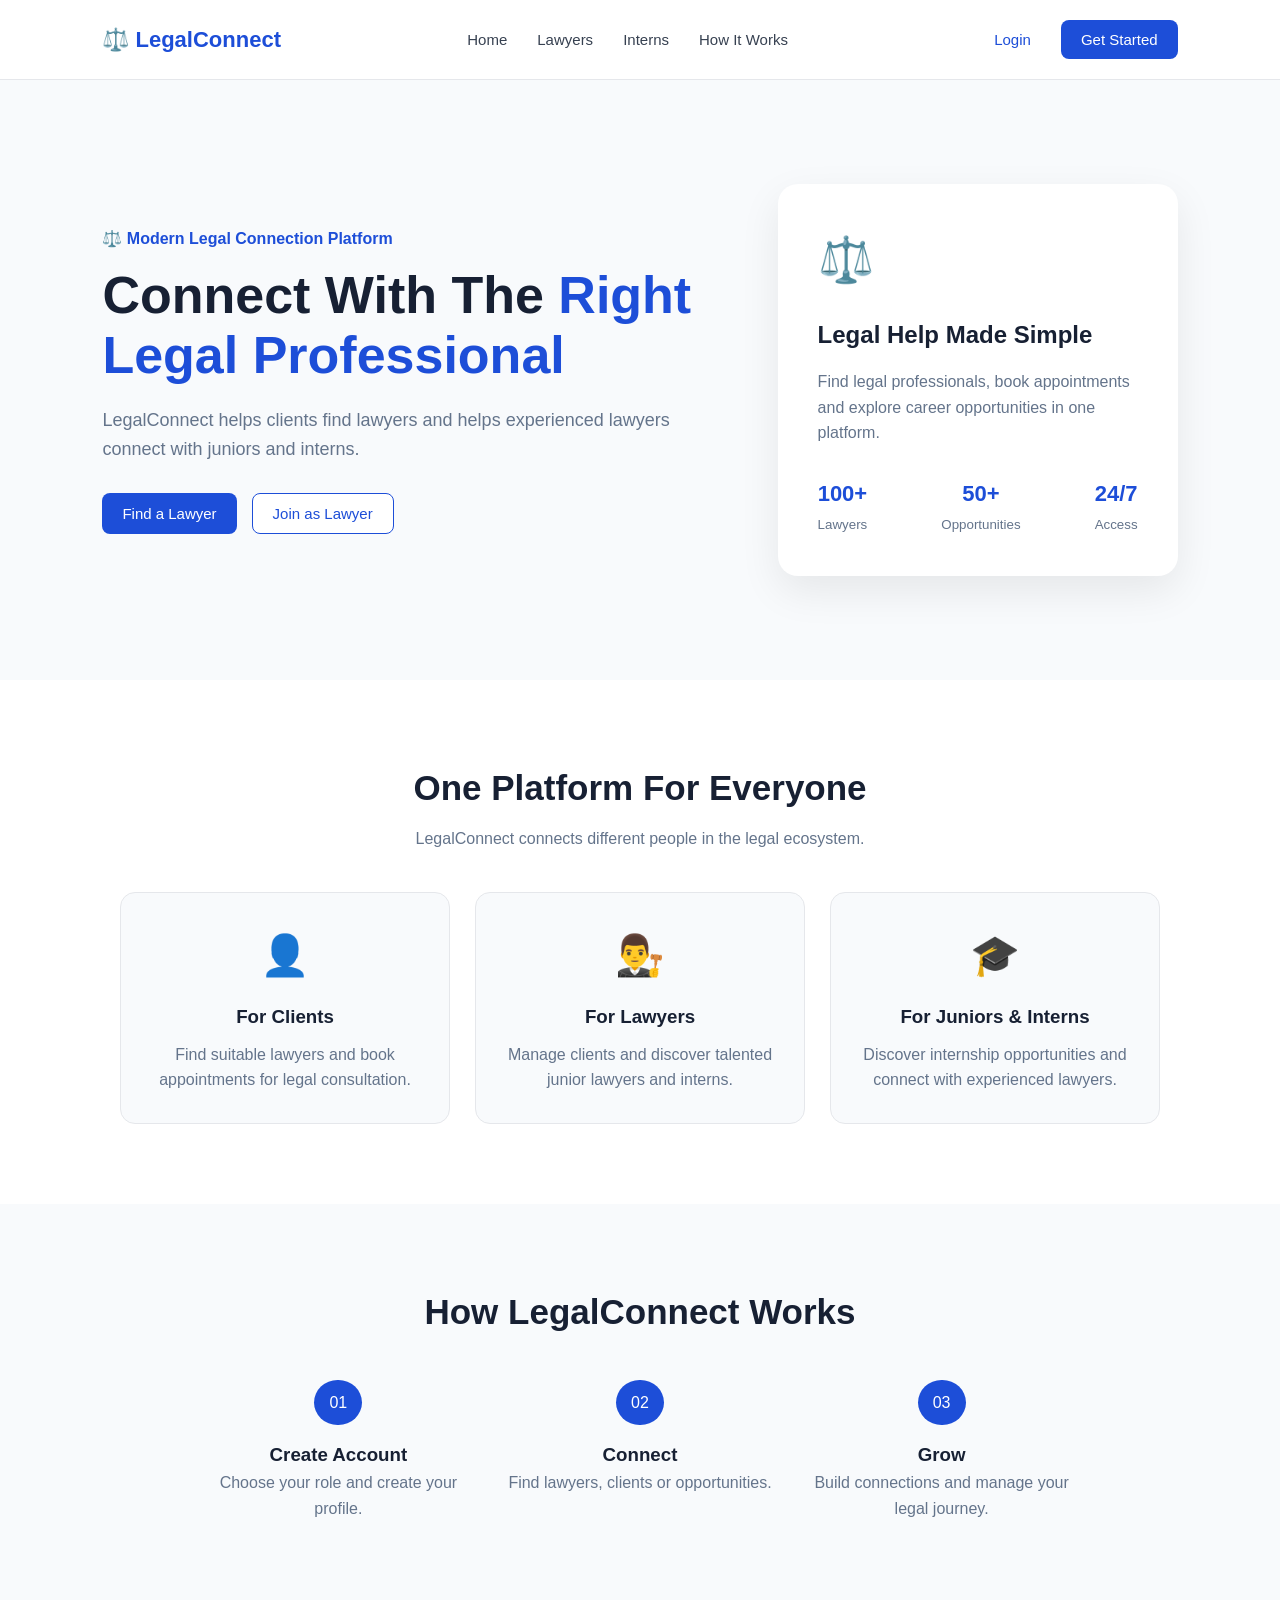
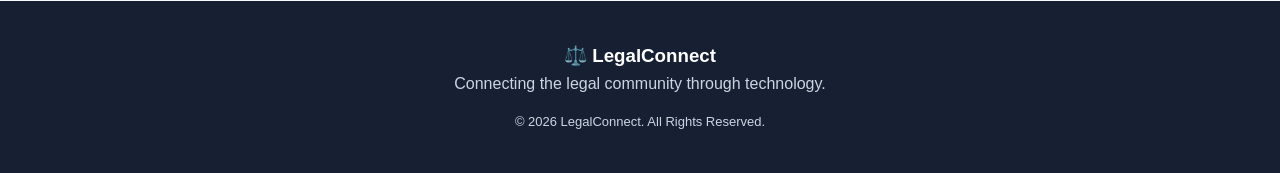
<file: index.html>
<!DOCTYPE html>
<html lang="en">

<head>

    <!-- Basic page settings -->
    <meta charset="UTF-8">
    <meta name="viewport" content="width=device-width, initial-scale=1.0">

    <!-- Page title shown in browser -->
    <title>LegalConnect | Legal Services Platform</title>

    <!-- Connect HTML with CSS -->
    <link rel="stylesheet" href="style.css">

</head>

<body>

    <!-- ================= NAVBAR ================= -->
    <!-- This section contains the website navigation -->

    <header class="navbar">

        <!-- Website Logo / Name -->
        <div class="logo">
            ⚖️ LegalConnect
        </div>

        <!-- Navigation Links -->
        <nav>
            <a href="#">Home</a>
            <a href="#lawyers">Lawyers</a>
            <a href="#interns">Interns</a>
            <a href="#how-it-works">How It Works</a>
        </nav>

        <!-- Authentication Buttons -->
        <div class="nav-buttons">

    <!-- Opens the login page -->
    <button class="login-btn" onclick="window.location.href='login.html'">
        Login
    </button>

    <!-- Will be connected to signup later -->
    <button class="signup-btn">
        Get Started
    </button>

</div>

    </header>


    <!-- ================= HERO SECTION ================= -->
    <!-- Main section users see when they open the website -->

    <section class="hero">

        <!-- Left side of hero section -->
        <div class="hero-content">

            <!-- Small heading -->
            <p class="small-heading">
                ⚖️ Modern Legal Connection Platform
            </p>

            <!-- Main heading -->
            <h1>
                Connect With The
                <span>Right Legal Professional</span>
            </h1>

            <!-- Description -->
            <p class="hero-text">
                LegalConnect helps clients find lawyers and helps
                experienced lawyers connect with juniors and interns.
            </p>

            <!-- Main action buttons -->
            <div class="hero-buttons">

                <button class="primary-btn">
                    Find a Lawyer
                </button>

                <button class="secondary-btn">
                    Join as Lawyer
                </button>

            </div>

        </div>


        <!-- Right side of hero section -->
        <div class="hero-card">

            <div class="card-icon">
                ⚖️
            </div>

            <h2>
                Legal Help Made Simple
            </h2>

            <p>
                Find legal professionals, book appointments
                and explore career opportunities in one platform.
            </p>

            <div class="card-stats">

                <div>
                    <strong>100+</strong>
                    <small>Lawyers</small>
                </div>

                <div>
                    <strong>50+</strong>
                    <small>Opportunities</small>
                </div>

                <div>
                    <strong>24/7</strong>
                    <small>Access</small>
                </div>

            </div>

        </div>

    </section>


    <!-- ================= WHY LEGALCONNECT ================= -->
    <!-- This section explains the main users of our platform -->

    <section class="features">

        <h2>One Platform For Everyone</h2>

        <p class="section-text">
            LegalConnect connects different people in the legal ecosystem.
        </p>


        <div class="feature-container">

            <!-- Client -->
            <div class="feature-card">

                <div class="feature-icon">👤</div>

                <h3>For Clients</h3>

                <p>
                    Find suitable lawyers and book appointments
                    for legal consultation.
                </p>

            </div>


            <!-- Lawyer -->
            <div class="feature-card">

                <div class="feature-icon">👨‍⚖️</div>

                <h3>For Lawyers</h3>

                <p>
                    Manage clients and discover talented
                    junior lawyers and interns.
                </p>

            </div>


            <!-- Junior / Intern -->
            <div class="feature-card">

                <div class="feature-icon">🎓</div>

                <h3>For Juniors & Interns</h3>

                <p>
                    Discover internship opportunities and
                    connect with experienced lawyers.
                </p>

            </div>

        </div>

    </section>


    <!-- ================= HOW IT WORKS ================= -->

    <section class="how-it-works" id="how-it-works">

        <h2>How LegalConnect Works</h2>

        <div class="steps">

            <div class="step">
                <span>01</span>
                <h3>Create Account</h3>
                <p>Choose your role and create your profile.</p>
            </div>

            <div class="step">
                <span>02</span>
                <h3>Connect</h3>
                <p>Find lawyers, clients or opportunities.</p>
            </div>

            <div class="step">
                <span>03</span>
                <h3>Grow</h3>
                <p>Build connections and manage your legal journey.</p>
            </div>

        </div>

    </section>


    <!-- ================= FOOTER ================= -->

    <footer>

        <h3>⚖️ LegalConnect</h3>

        <p>
            Connecting the legal community through technology.
        </p>

        <p class="copyright">
            © 2026 LegalConnect. All Rights Reserved.
        </p>

    </footer>

</body>

</html>
</file>
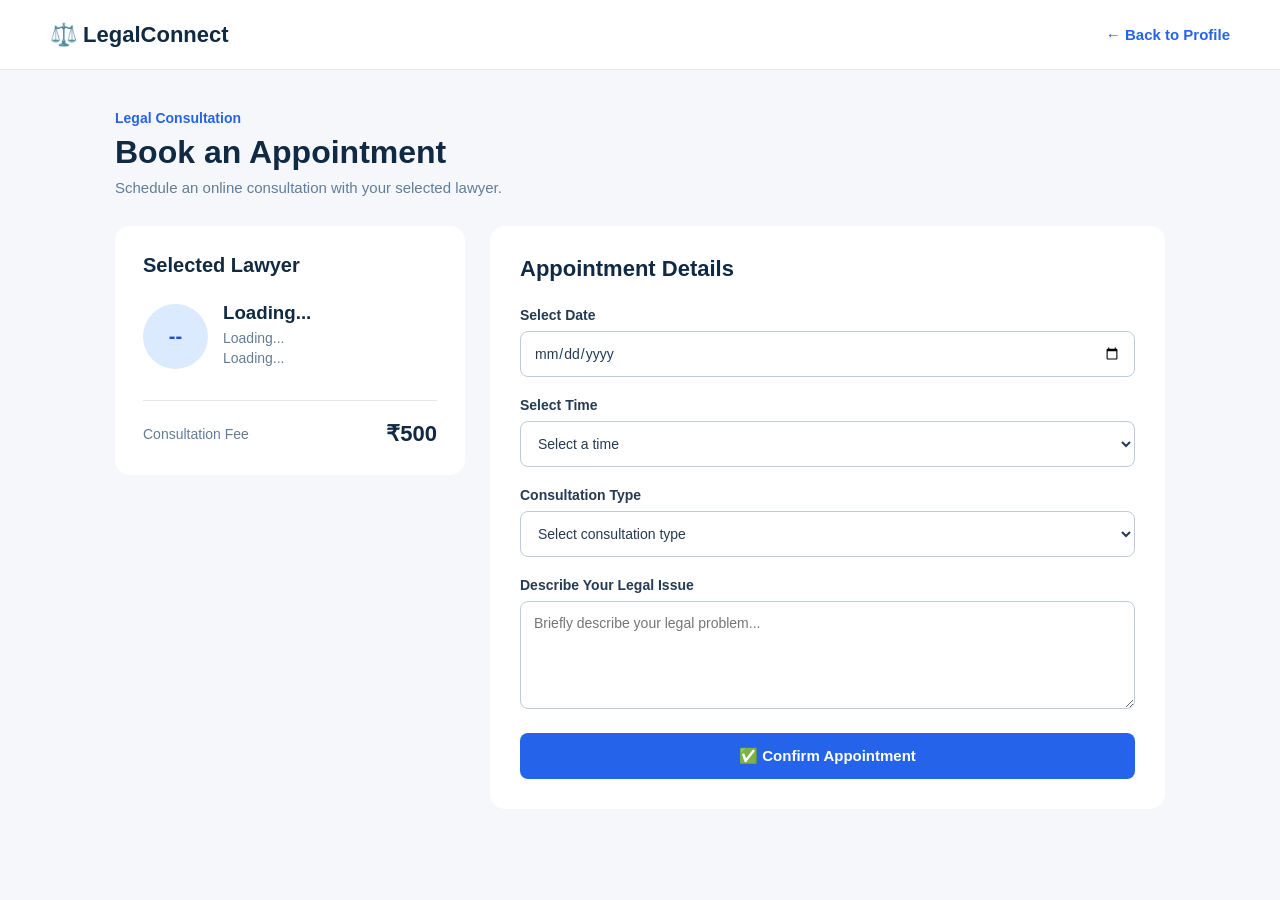
<file: appointment.html>
<!DOCTYPE html>
<html lang="en">

<head>

    <!-- Basic page settings -->
    <meta charset="UTF-8">

    <meta name="viewport"
          content="width=device-width, initial-scale=1.0">

    <!-- Page title -->
    <title>Book Appointment | LegalConnect</title>

    <!-- Appointment CSS -->
    <link rel="stylesheet" href="appointment.css">

</head>

<body>

    <!-- ================= NAVBAR ================= -->

    <header class="navbar">

        <div class="logo">
            ⚖️ LegalConnect
        </div>

        <button class="back-btn"
                onclick="goBack()">
            ← Back to Profile
        </button>

    </header>


    <!-- ================= MAIN CONTENT ================= -->

    <main class="appointment-container">

        <!-- Page heading -->

        <div class="page-heading">

            <p class="page-label">
                Legal Consultation
            </p>

            <h1>
                Book an Appointment
            </h1>

            <p>
                Schedule an online consultation with your selected lawyer.
            </p>

        </div>


        <!-- ================= BOOKING LAYOUT ================= -->

        <div class="booking-layout">


            <!-- ================= LAWYER CARD ================= -->

            <section class="lawyer-summary">

                <h2>
                    Selected Lawyer
                </h2>

                <div class="lawyer-info">

                    <div class="lawyer-avatar"
                         id="lawyerInitials">
                        --
                    </div>

                    <div>

                        <h3 id="lawyerName">
                            Loading...
                        </h3>

                        <p id="lawyerSpecialization">
                            Loading...
                        </p>

                        <p id="lawyerExperience">
                            Loading...
                        </p>

                    </div>

                </div>

                <div class="consultation-fee">

                    <span>
                        Consultation Fee
                    </span>

                    <strong>
                        ₹500
                    </strong>

                </div>

            </section>


            <!-- ================= BOOKING FORM ================= -->

            <section class="booking-card">

                <h2>
                    Appointment Details
                </h2>


                <!-- Date -->

                <div class="form-group">

                    <label for="appointmentDate">
                        Select Date
                    </label>

                    <input
                        type="date"
                        id="appointmentDate"
                        required
                    >

                </div>


                <!-- Time -->

                <div class="form-group">

                    <label for="appointmentTime">
                        Select Time
                    </label>

                    <select id="appointmentTime">

                        <option value="">
                            Select a time
                        </option>

                        <option value="10:00 AM">
                            10:00 AM
                        </option>

                        <option value="11:00 AM">
                            11:00 AM
                        </option>

                        <option value="12:00 PM">
                            12:00 PM
                        </option>

                        <option value="2:00 PM">
                            2:00 PM
                        </option>

                        <option value="3:00 PM">
                            3:00 PM
                        </option>

                        <option value="4:00 PM">
                            4:00 PM
                        </option>

                        <option value="5:00 PM">
                            5:00 PM
                        </option>

                    </select>

                </div>


                <!-- Consultation Type -->

                <div class="form-group">

                    <label for="consultationType">
                        Consultation Type
                    </label>

                    <select id="consultationType">

                        <option value="">
                            Select consultation type
                        </option>

                        <option value="Video Consultation">
                            🎥 Video Consultation
                        </option>

                        <option value="Audio Consultation">
                            📞 Audio Consultation
                        </option>

                        <option value="Chat Consultation">
                            💬 Chat Consultation
                        </option>

                    </select>

                </div>


                <!-- Legal Problem -->

                <div class="form-group">

                    <label for="legalIssue">
                        Describe Your Legal Issue
                    </label>

                    <textarea
                        id="legalIssue"
                        rows="5"
                        placeholder="Briefly describe your legal problem..."
                    ></textarea>

                </div>


                <!-- Confirm Button -->

                <button
                    class="confirm-btn"
                    onclick="confirmAppointment()">

                    ✅ Confirm Appointment

                </button>

            </section>

        </div>

    </main>


    <!-- JavaScript -->

    <script src="appointment.js"></script>

</body>

</html>
</file>
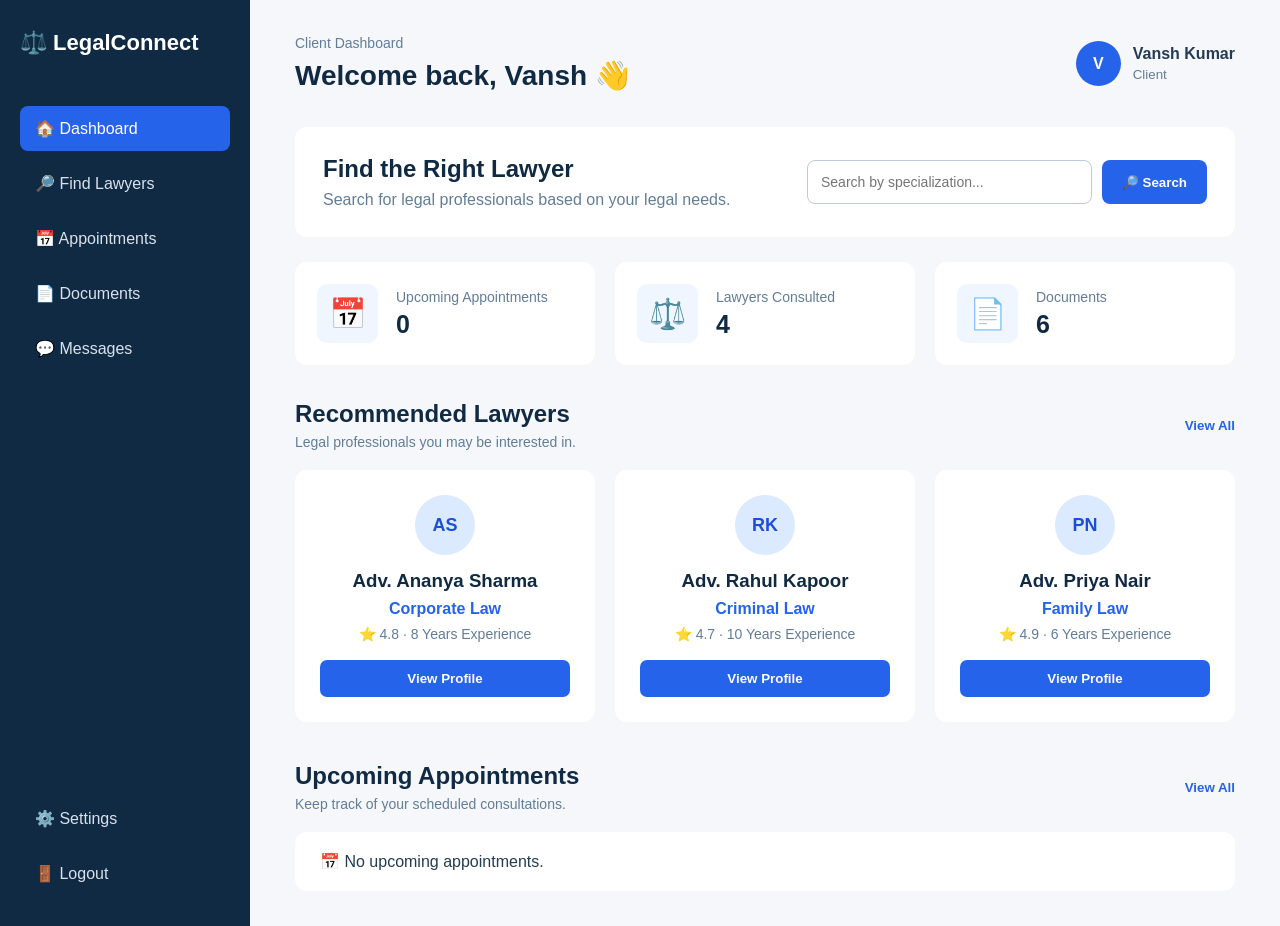
<file: client-dashboard.html>
<!DOCTYPE html>
<html lang="en">
<head>
<!-- Basic page settings -->
<meta charset="UTF-8">
<meta name="viewport"
      content="width=device-width, initial-scale=1.0">
<!-- Page title -->
<title>Client Dashboard | LegalConnect</title>
<!-- Dashboard CSS -->
<link rel="stylesheet" href="client-dashboard.css">
</head>
<body>
<!-- ================= DASHBOARD ================= -->
<div class="dashboard">
    <!-- ================= SIDEBAR ================= -->
    <aside class="sidebar">
        <!-- Logo -->
        <div class="logo">
            ⚖️ LegalConnect
        </div>
        <!-- Navigation -->
        <nav class="sidebar-nav">
            <a href="#" class="active">
                🏠 Dashboard
            </a>
            <a href="#">
                🔎 Find Lawyers
            </a>
            <a href="#">
                📅 Appointments
            </a>
            <a href="#">
                📄 Documents
            </a>
            <a href="#">
                💬 Messages
            </a>
        </nav>
        <!-- Bottom navigation -->
        <div class="sidebar-bottom">
            <a href="#">
                ⚙️ Settings
            </a>
            <a href="index.html">
                🚪 Logout
            </a>
        </div>
    </aside>
    <!-- ================= MAIN CONTENT ================= -->
    <main class="main-content">
        <!-- ================= TOP BAR ================= -->
        <header class="topbar">
            <div>
                <p class="page-label">
                    Client Dashboard
                </p>
                <h1>
                    Welcome back, Vansh 👋
                </h1>
            </div>
            <!-- Profile -->
            <div class="profile">
                <div class="profile-avatar">
                    V
                </div>
                <div>
                    <strong>
                        Vansh Kumar
                    </strong>
                    <small>
                        Client
                    </small>
                </div>
            </div>
        </header>
        <!-- ================= SEARCH ================= -->
        <section class="search-section">
            <div>
                <h2>
                    Find the Right Lawyer
                </h2>
                <p>
                    Search for legal professionals based
                    on your legal needs.
                </p>
            </div>
            <div class="search-box">
                <input
                    type="text"
                    id="lawyerSearch"
                    placeholder="Search by specialization..."
                >
                <button id="searchBtn">
                    🔎 Search
                </button>
            </div>
        </section>
        <!-- ================= QUICK STATS ================= -->
        <section class="stats">
            <div class="stat-card">
                <span class="stat-icon">
                    📅
                </span>
                <div>
                    <p>Upcoming Appointments</p>
                    <h3 id="appointmentCount">0</h3>
                </div>
            </div>
            <div class="stat-card">
                <span class="stat-icon">
                    ⚖️
                </span>
                <div>
                    <p>Lawyers Consulted</p>
                    <h3>4</h3>
                </div>
            </div>
            <div class="stat-card">
                <span class="stat-icon">
                    📄
                </span>
                <div>
                    <p>Documents</p>
                    <h3>6</h3>
                </div>
            </div>
        </section>
        <!-- ================= RECOMMENDED LAWYERS ================= -->
        <section class="lawyers-section">
            <div class="section-header">
                <div>
                    <h2>
                        Recommended Lawyers
                    </h2>
                    <p>
                        Legal professionals you may be interested in.
                    </p>
                </div>
                <button class="view-all">
                    View All
                </button>
            </div>
            <!-- Lawyer Cards -->
            <div class="lawyer-grid">
                <!-- Lawyer 1 -->
                <div class="lawyer-card">
                    <div class="lawyer-avatar">
                        AS
                    </div>
                    <h3>
                        Adv. Ananya Sharma
                    </h3>
                    <p class="specialization">
                        Corporate Law
                    </p>
                    <p class="experience">
                        ⭐ 4.8 · 8 Years Experience
                    </p>
                    <button>
                        View Profile
                    </button>
                </div>
                <!-- Lawyer 2 -->
                <div class="lawyer-card">
                    <div class="lawyer-avatar">
                        RK
                    </div>
                    <h3>
                        Adv. Rahul Kapoor
                    </h3>
                    <p class="specialization">
                        Criminal Law
                    </p>
                    <p class="experience">
                        ⭐ 4.7 · 10 Years Experience
                    </p>
                    <button>
                        View Profile
                    </button>
                </div>
                <!-- Lawyer 3 -->
                <div class="lawyer-card">
                    <div class="lawyer-avatar">
                        PN
                    </div>
                    <h3>
                        Adv. Priya Nair
                    </h3>
                    <p class="specialization">
                        Family Law
                    </p>
                    <p class="experience">
                        ⭐ 4.9 · 6 Years Experience
                    </p>
                    <button>
                        View Profile
                    </button>
                </div>
            </div>
        </section>
        <!-- ================= APPOINTMENTS ================= -->
        <section class="appointments">
            <div class="section-header">
                <div>
                    <h2>
                        Upcoming Appointments
                    </h2>
                    <p>
                        Keep track of your scheduled consultations.
                    </p>
                </div>
                <button class="view-all">
                    View All
                </button>
            </div>
            <div class="appointment-card" id="appointmentCard">
    <!-- Appointment will be loaded here using JavaScript -->
</div>
        </section>
    </main>
</div>
<!-- Dashboard JavaScript -->
<script src="client-dashboard.js"></script>
</body>
</html>
</file>
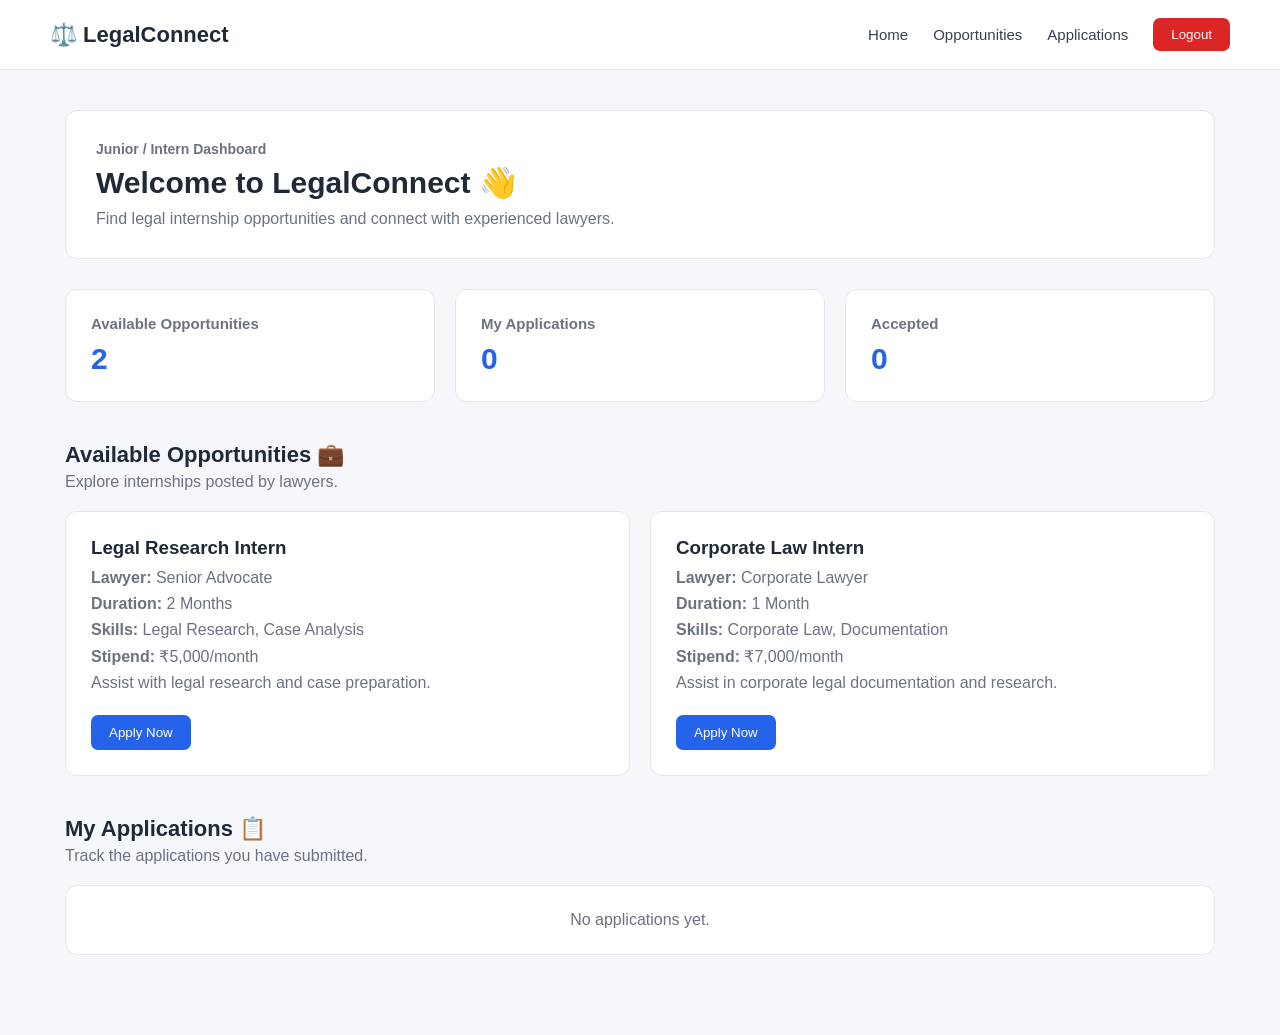
<file: intern-dashboard.html>
<!DOCTYPE html>
<html lang="en">

<head>
    <!-- Basic page settings -->
    <meta charset="UTF-8">
    <meta name="viewport" content="width=device-width, initial-scale=1.0">

    <!-- Page title -->
    <title>Junior Dashboard | LegalConnect</title>

    <!-- Dashboard CSS -->
    <link rel="stylesheet" href="intern-dashboard.css">
</head>

<body>

    <!-- ================= NAVBAR ================= -->
    <nav class="navbar">

        <!-- Website logo -->
        <div class="logo">
            ⚖️ LegalConnect
        </div>

        <!-- Navigation links -->
        <div class="nav-links">
            <a href="index.html">Home</a>
            <a href="#opportunities">Opportunities</a>
            <a href="#applications">Applications</a>

            <!-- Logout button -->
            <button onclick="logout()">Logout</button>
        </div>

    </nav>


    <!-- ================= MAIN DASHBOARD ================= -->
    <main class="dashboard">

        <!-- Welcome section -->
        <section class="welcome-section">

            <div>
                <p class="small-text">Junior / Intern Dashboard</p>

                <h1>
                    Welcome to LegalConnect 👋
                </h1>

                <p>
                    Find legal internship opportunities and
                    connect with experienced lawyers.
                </p>
            </div>

        </section>


        <!-- ================= STATS ================= -->
        <section class="stats-container">

            <!-- Available opportunities -->
            <div class="stat-card">
                <h3>Available Opportunities</h3>
                <p id="opportunityCount">0</p>
            </div>

            <!-- Applications -->
            <div class="stat-card">
                <h3>My Applications</h3>
                <p id="applicationCount">0</p>
            </div>

            <!-- Accepted applications -->
            <div class="stat-card">
                <h3>Accepted</h3>
                <p id="acceptedCount">0</p>
            </div>

        </section>


        <!-- ================= OPPORTUNITIES ================= -->
        <section class="section" id="opportunities">

            <div class="section-header">

                <div>
                    <h2>Available Opportunities 💼</h2>

                    <p>
                        Explore internships posted by lawyers.
                    </p>
                </div>

            </div>


            <!-- JavaScript will add opportunity cards here -->
            <div id="opportunityList" class="opportunity-list">

                <!-- Example message -->
                <p class="empty-message">
                    Loading opportunities...
                </p>

            </div>

        </section>


        <!-- ================= APPLICATIONS ================= -->
        <section class="section" id="applications">

            <div class="section-header">

                <div>
                    <h2>My Applications 📋</h2>

                    <p>
                        Track the applications you have submitted.
                    </p>
                </div>

            </div>


            <!-- JavaScript will add applications here -->
            <div id="applicationList" class="application-list">

                <p class="empty-message">
                    No applications yet.
                </p>

            </div>

        </section>

    </main>


    <!-- JavaScript -->
    <script src="intern-dashboard.js"></script>

</body>

</html>
</file>
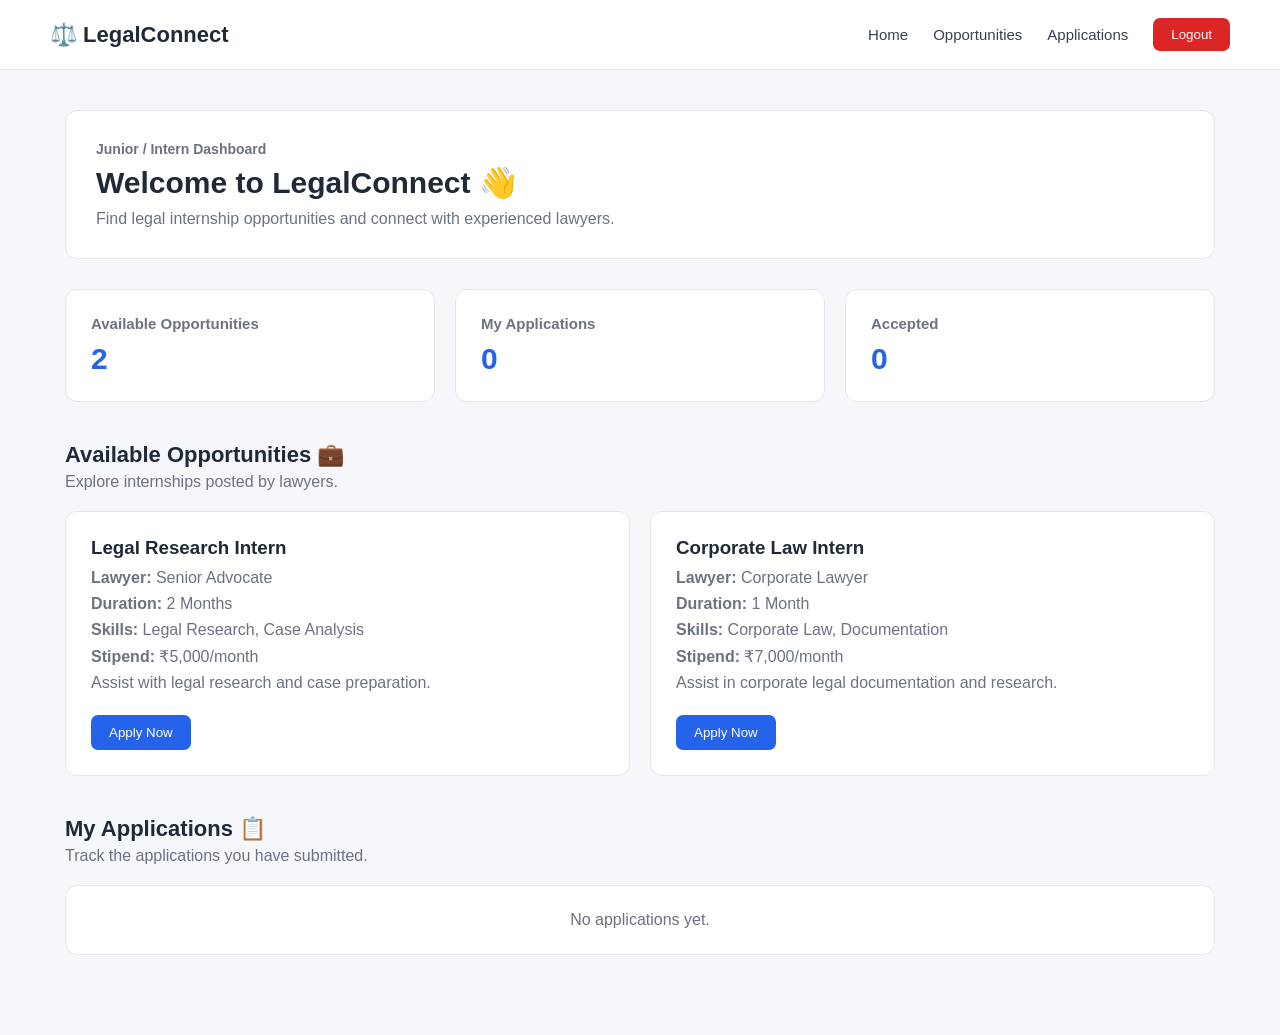
<file: junior-dashboard.html>
<!DOCTYPE html>
<html lang="en">

<head>
    <!-- Basic page settings -->
    <meta charset="UTF-8">
    <meta name="viewport" content="width=device-width, initial-scale=1.0">

    <!-- Page title -->
    <title>Junior Dashboard | LegalConnect</title>

    <!-- Dashboard CSS -->
    <link rel="stylesheet" href="junior-dashboard.css">
</head>

<body>

    <!-- ================= NAVBAR ================= -->
    <nav class="navbar">

        <!-- Website logo -->
        <div class="logo">
            ⚖️ LegalConnect
        </div>

        <!-- Navigation links -->
        <div class="nav-links">
            <a href="index.html">Home</a>
            <a href="#opportunities">Opportunities</a>
            <a href="#applications">Applications</a>

            <!-- Logout button -->
            <button onclick="logout()">Logout</button>
        </div>

    </nav>


    <!-- ================= MAIN DASHBOARD ================= -->
    <main class="dashboard">

        <!-- Welcome section -->
        <section class="welcome-section">

            <div>
                <p class="small-text">Junior / Intern Dashboard</p>

                <h1>
                    Welcome to LegalConnect 👋
                </h1>

                <p>
                    Find legal internship opportunities and
                    connect with experienced lawyers.
                </p>
            </div>

        </section>


        <!-- ================= STATS ================= -->
        <section class="stats-container">

            <!-- Available opportunities -->
            <div class="stat-card">
                <h3>Available Opportunities</h3>
                <p id="opportunityCount">0</p>
            </div>

            <!-- Applications -->
            <div class="stat-card">
                <h3>My Applications</h3>
                <p id="applicationCount">0</p>
            </div>

            <!-- Accepted applications -->
            <div class="stat-card">
                <h3>Accepted</h3>
                <p id="acceptedCount">0</p>
            </div>

        </section>


        <!-- ================= OPPORTUNITIES ================= -->
        <section class="section" id="opportunities">

            <div class="section-header">

                <div>
                    <h2>Available Opportunities 💼</h2>

                    <p>
                        Explore internships posted by lawyers.
                    </p>
                </div>

            </div>


            <!-- JavaScript will add opportunity cards here -->
            <div id="opportunityList" class="opportunity-list">

                <!-- Example message -->
                <p class="empty-message">
                    Loading opportunities...
                </p>

            </div>

        </section>


        <!-- ================= APPLICATIONS ================= -->
        <section class="section" id="applications">

            <div class="section-header">

                <div>
                    <h2>My Applications 📋</h2>

                    <p>
                        Track the applications you have submitted.
                    </p>
                </div>

            </div>


            <!-- JavaScript will add applications here -->
            <div id="applicationList" class="application-list">

                <p class="empty-message">
                    No applications yet.
                </p>

            </div>

        </section>

    </main>


    <!-- JavaScript -->
    <script src="junior-dashboard.js"></script>

</body>

</html>
</file>
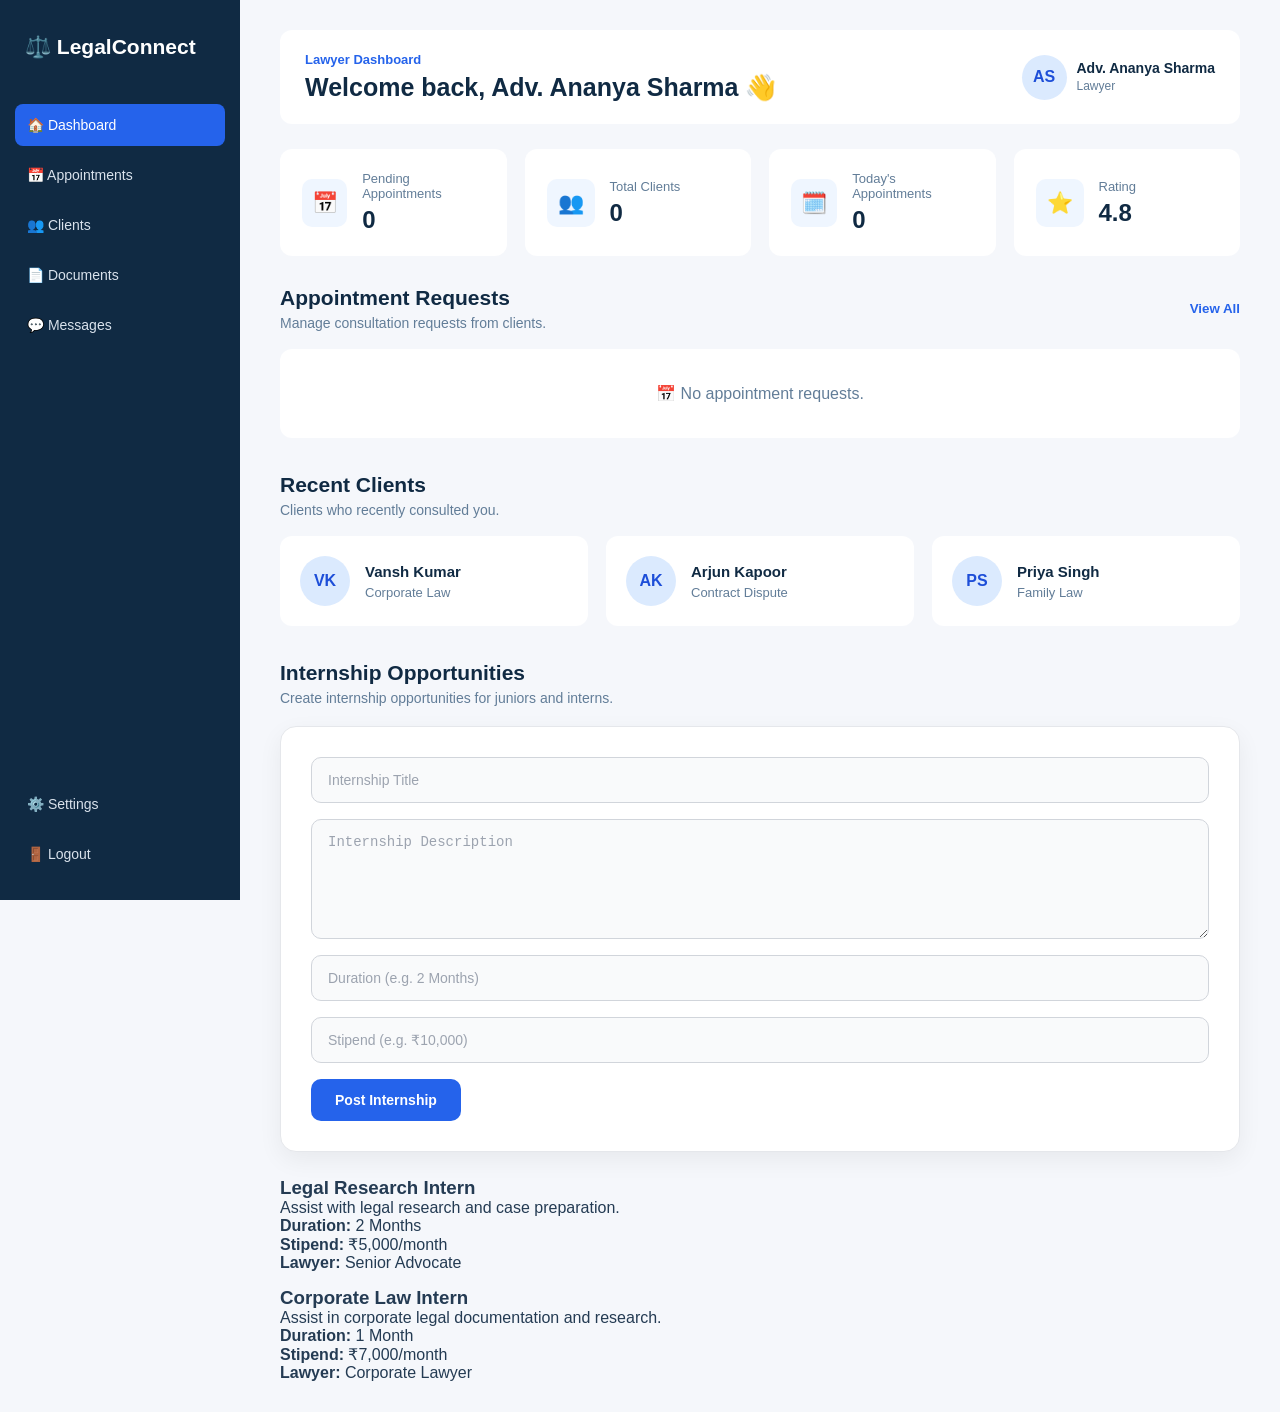
<file: lawyer-dashboard.html>
<!DOCTYPE html>
<html lang="en">

<head>
    <meta charset="UTF-8">

    <meta name="viewport"
          content="width=device-width, initial-scale=1.0">

    <title>Lawyer Dashboard | LegalConnect</title>

    <link rel="stylesheet" href="lawyer-dashboard.css">
</head>

<body>

    <div class="dashboard">

        <!-- SIDEBAR -->
        <aside class="sidebar">

            <div class="logo">
                ⚖️ LegalConnect
            </div>

            <nav class="sidebar-nav">

                <a href="#" class="active">
                    🏠 Dashboard
                </a>

                <a href="#">
                    📅 Appointments
                </a>

                <a href="#">
                    👥 Clients
                </a>

                <a href="#">
                    📄 Documents
                </a>

                <a href="#">
                    💬 Messages
                </a>

            </nav>

            <div class="sidebar-bottom">

                <a href="#">
                    ⚙️ Settings
                </a>

                <a href="index.html">
                    🚪 Logout
                </a>

            </div>

        </aside>


        <!-- MAIN CONTENT -->
        <main class="main-content">

            <!-- TOP BAR -->
            <header class="topbar">

                <div>

                    <p class="page-label">
                        Lawyer Dashboard
                    </p>

                    <h1>
                        Welcome back, Adv. Ananya Sharma 👋
                    </h1>

                </div>

                <div class="profile">

                    <div class="profile-avatar">
                        AS
                    </div>

                    <div>

                        <strong>
                            Adv. Ananya Sharma
                        </strong>

                        <small>
                            Lawyer
                        </small>

                    </div>

                </div>

            </header>


            <!-- STATS -->
            <section class="stats">

                <div class="stat-card">

                    <span class="stat-icon">
                        📅
                    </span>

                    <div>

                        <p>Pending Appointments</p>

                        <h3>0</h3>

                    </div>

                </div>


                <div class="stat-card">

                    <span class="stat-icon">
                        👥
                    </span>

                    <div>

                        <p>Total Clients</p>

                        <h3>0</h3>

                    </div>

                </div>


                <div class="stat-card">

                    <span class="stat-icon">
                        🗓️
                    </span>

                    <div>

                        <p>Today's Appointments</p>

                        <h3>0</h3>

                    </div>

                </div>


                <div class="stat-card">

                    <span class="stat-icon">
                        ⭐
                    </span>

                    <div>

                        <p>Rating</p>

                        <h3>4.8</h3>

                    </div>

                </div>

            </section>


            <!-- APPOINTMENTS -->
            <section class="appointments">

                <div class="section-header">

                    <div>

                        <h2>
                            Appointment Requests
                        </h2>

                        <p>
                            Manage consultation requests from clients.
                        </p>

                    </div>

                    <button class="view-all">
                        View All
                    </button>

                </div>


                <div id="appointmentList">

                    <div class="empty-state">

                        <p>
                            📅 No appointment requests.
                        </p>

                    </div>

                </div>

            </section>


            <!-- RECENT CLIENTS -->
            <section class="clients-section">

                <div class="section-header">

                    <div>

                        <h2>
                            Recent Clients
                        </h2>

                        <p>
                            Clients who recently consulted you.
                        </p>

                    </div>

                </div>


                <div class="client-grid">

                    <div class="client-card">

                        <div class="client-avatar">
                            VK
                        </div>

                        <div>

                            <h3>
                                Vansh Kumar
                            </h3>

                            <p>
                                Corporate Law
                            </p>

                        </div>

                    </div>


                    <div class="client-card">

                        <div class="client-avatar">
                            AK
                        </div>

                        <div>

                            <h3>
                                Arjun Kapoor
                            </h3>

                            <p>
                                Contract Dispute
                            </p>

                        </div>

                    </div>


                    <div class="client-card">

                        <div class="client-avatar">
                            PS
                        </div>

                        <div>

                            <h3>
                                Priya Singh
                            </h3>

                            <p>
                                Family Law
                            </p>

                        </div>

                    </div>

                </div>

            </section>

            <!-- INTERNSHIP OPPORTUNITIES -->
<section class="internship-section">

    <div class="section-header">

        <div>

            <h2>
                Internship Opportunities
            </h2>

            <p>
                Create internship opportunities for juniors and interns.
            </p>

        </div>

    </div>


    <div class="internship-form">

        <input
            type="text"
            id="internshipTitle"
            placeholder="Internship Title"
        >

        <textarea
            id="internshipDescription"
            placeholder="Internship Description"
        ></textarea>

        <input
            type="text"
            id="internshipDuration"
            placeholder="Duration (e.g. 2 Months)"
        >

        <input
            type="text"
            id="internshipStipend"
            placeholder="Stipend (e.g. ₹10,000)"
        >

        <button onclick="postInternship()">
            Post Internship
        </button>

    </div>


    <div id="postedInternships">

        <!-- Posted internships will appear here -->

    </div>

</section>

        </main>

    </div>


    <script src="lawyer-dashboard.js"></script>

</body>

</html>
</file>
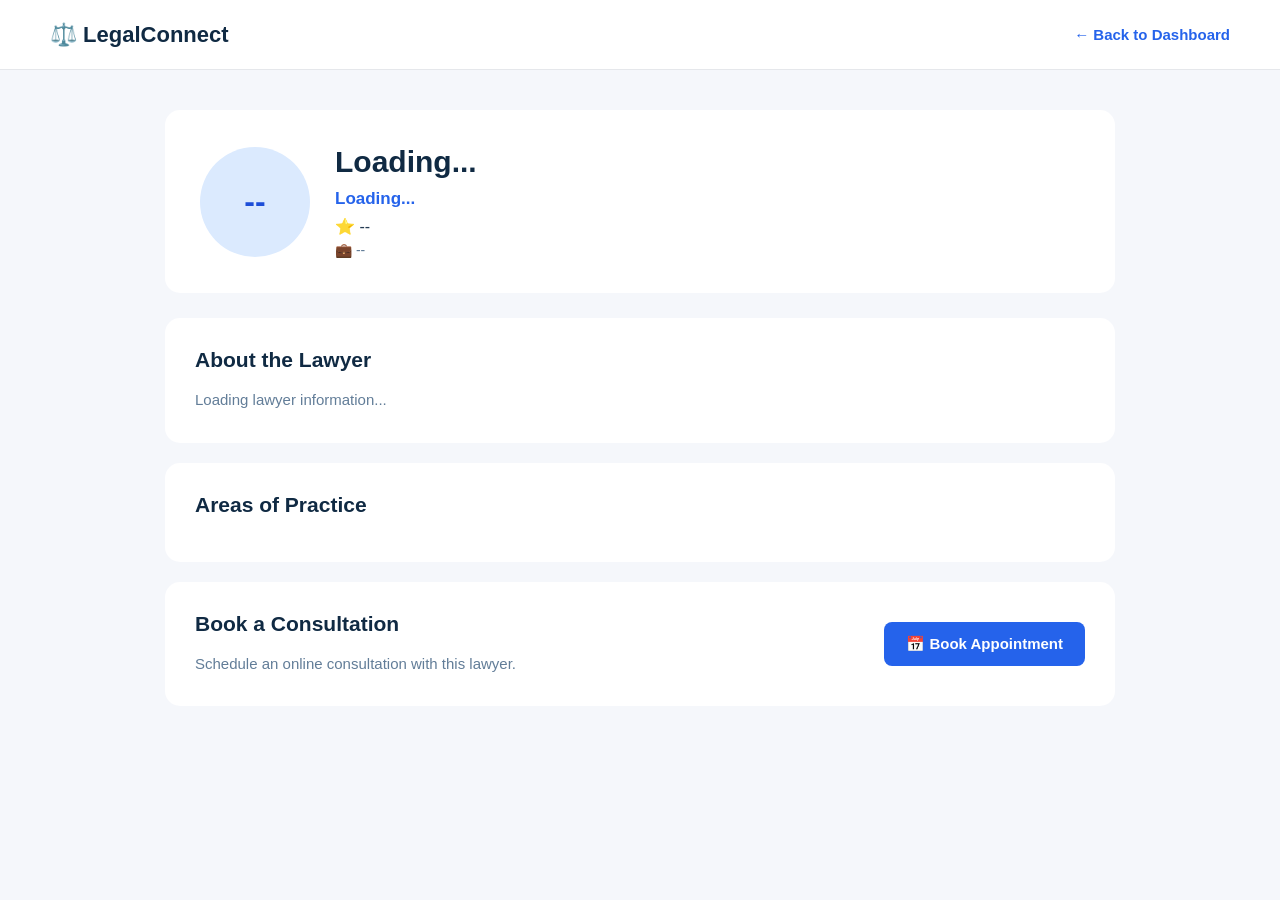
<file: lawyer-profile.html>
<!DOCTYPE html>
<html lang="en">

<head>

    <!-- Basic page settings -->
    <meta charset="UTF-8">

    <meta name="viewport"
          content="width=device-width, initial-scale=1.0">

    <!-- Page title -->
    <title>Lawyer Profile | LegalConnect</title>

    <!-- CSS -->
    <link rel="stylesheet" href="lawyer-profile.css">

</head>

<body>

    <!-- ================= NAVBAR ================= -->

    <header class="navbar">

        <div class="logo">
            ⚖️ LegalConnect
        </div>

        <button class="back-btn" onclick="goBack()">
            ← Back to Dashboard
        </button>

    </header>


    <!-- ================= MAIN CONTENT ================= -->

    <main class="profile-container">


        <!-- ================= LAWYER HEADER ================= -->

        <section class="lawyer-header">

            <!-- Lawyer initials -->
            <div class="large-avatar" id="lawyerInitials">
                --
            </div>


            <!-- Lawyer information -->
            <div class="lawyer-basic-info">

                <h1 id="lawyerName">
                    Loading...
                </h1>

                <p class="specialization"
                   id="lawyerSpecialization">
                    Loading...
                </p>

                <p class="rating"
                   id="lawyerRating">
                    ⭐ --
                </p>

                <p class="experience"
                   id="lawyerExperience">
                    💼 --
                </p>

            </div>

        </section>


        <!-- ================= PROFILE CONTENT ================= -->

        <section class="profile-content">


            <!-- ================= ABOUT ================= -->

            <div class="profile-card">

                <h2>
                    About the Lawyer
                </h2>

                <p id="lawyerAbout">
                    Loading lawyer information...
                </p>

            </div>


            <!-- ================= AREAS OF PRACTICE ================= -->

            <div class="profile-card">

                <h2>
                    Areas of Practice
                </h2>

                <div class="practice-list"
                     id="practiceList">

                </div>

            </div>


            <!-- ================= BOOK APPOINTMENT ================= -->

            <div class="profile-card consultation-card">

                <div>

                    <h2>
                        Book a Consultation
                    </h2>

                    <p>
                        Schedule an online consultation
                        with this lawyer.
                    </p>

                </div>


                <button class="book-btn"
                        onclick="bookAppointment()">

                    📅 Book Appointment

                </button>

            </div>


        </section>

    </main>


    <!-- JavaScript -->
    <script src="lawyer-profile.js"></script>

</body>

</html>
</file>
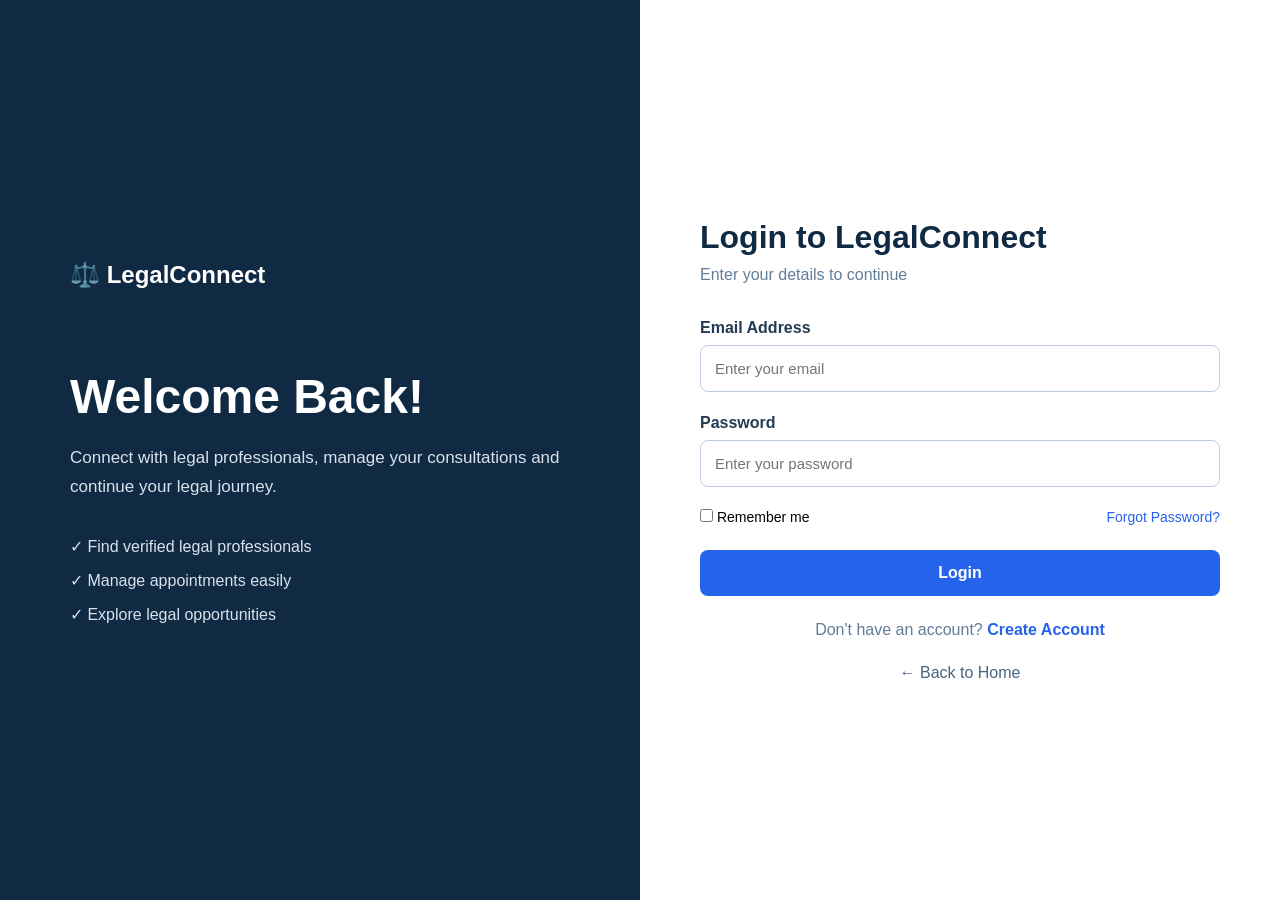
<file: login.html>
<!DOCTYPE html>
<html lang="en">

<head>

    <!-- Basic page settings -->
    <meta charset="UTF-8">
    <meta name="viewport" content="width=device-width, initial-scale=1.0">

    <!-- Page title -->
    <title>Login | LegalConnect</title>

    <!-- Connect CSS -->
    <link rel="stylesheet" href="login.css">

</head>

<body>
<!-- ================= LOGIN CONTAINER ================= -->

<div class="login-container">

    <!-- ================= LEFT SIDE ================= -->

    <div class="login-info">

        <div class="logo">
            ⚖️ LegalConnect
        </div>

        <h1>
            Welcome Back!
        </h1>

        <p>
            Connect with legal professionals,
            manage your consultations and continue
            your legal journey.
        </p>

        <div class="info-points">

            <p>✓ Find verified legal professionals</p>

            <p>✓ Manage appointments easily</p>

            <p>✓ Explore legal opportunities</p>

        </div>

    </div>


    <!-- ================= RIGHT SIDE ================= -->

    <div class="login-box">

        <h2>Login to LegalConnect</h2>

        <p class="login-subtitle">
            Enter your details to continue
        </p>


        <!-- Login Form -->

        <form id="loginForm">

            <!-- Email -->

            <div class="form-group">

                <label for="email">
                    Email Address
                </label>

                <input
                    type="email"
                    id="email"
                    placeholder="Enter your email"
                    required
                >

            </div>


            <!-- Password -->

            <div class="form-group">

                <label for="password">
                    Password
                </label>

                <input
                    type="password"
                    id="password"
                    placeholder="Enter your password"
                    required
                >

            </div>


            <!-- Remember + Forgot Password -->

            <div class="login-options">

                <label>
                    <input type="checkbox">
                    Remember me
                </label>

                <a href="#">
                    Forgot Password?
                </a>

            </div>


            <!-- Login Button -->

            <button type="submit" class="login-submit">
                Login
            </button>

        </form>


        <!-- Register -->

        <p class="register-text">

            Don't have an account?

            <a href="register.html">
                Create Account
            </a>

        </p>


        <!-- Back to Home -->

        <a href="index.html" class="back-home">
            ← Back to Home
        </a>

    </div>

</div>


<!-- JavaScript -->

<script src="login.js"></script>
</body>

</html>
</file>
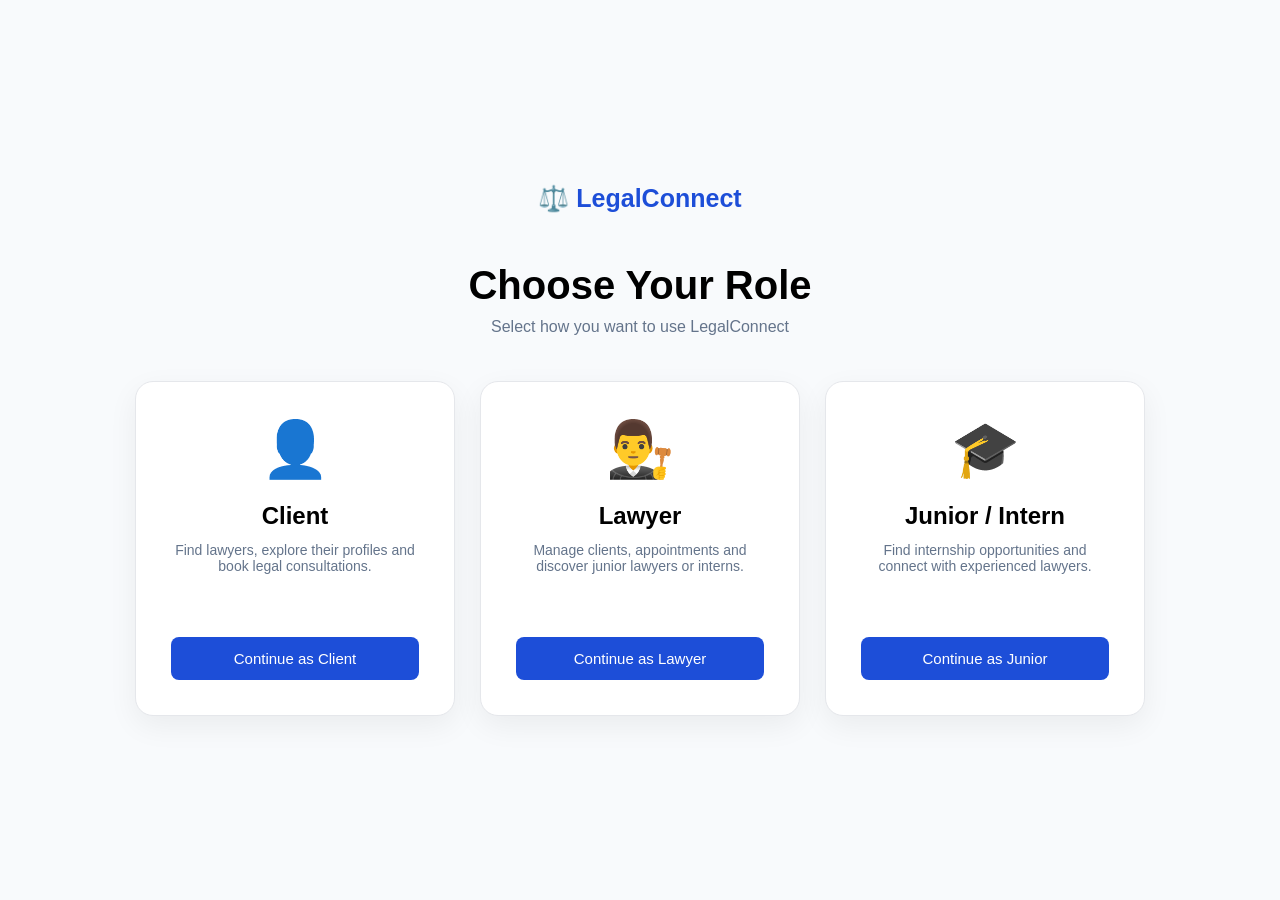
<file: role-selection.html>
<!DOCTYPE html>
<html lang="en">

<head>

    <!-- Basic page settings -->
    <meta charset="UTF-8">
    <meta name="viewport" content="width=device-width, initial-scale=1.0">

    <!-- Page title -->
    <title>Choose Role | LegalConnect</title>

    <!-- Connect CSS -->
    <link rel="stylesheet" href="role-selection.css">

</head>

<body>

    <!-- ================= ROLE SELECTION ================= -->

    <main class="role-container">

        <!-- Logo -->
        <div class="logo">
            ⚖️ LegalConnect
        </div>

        <!-- Heading -->
        <h1>Choose Your Role</h1>

        <p class="subtitle">
            Select how you want to use LegalConnect
        </p>


        <!-- ================= ROLE CARDS ================= -->

        <div class="role-cards">

            <!-- CLIENT ROLE -->

            <div class="role-card" onclick="selectRole('Client')">

                <div class="role-icon">
                    👤
                </div>

                <h2>Client</h2>

                <p>
                    Find lawyers, explore their profiles
                    and book legal consultations.
                </p>

                <!-- Select button -->
                <button onclick="selectRole('Client')">
                    Continue as Client
                </button>

            </div>


            <!-- LAWYER ROLE -->

            <div class="role-card" onclick="selectRole('Lawyer')">

                <div class="role-icon">
                    👨‍⚖️
                </div>

                <h2>Lawyer</h2>

                <p>
                    Manage clients, appointments and
                    discover junior lawyers or interns.
                </p>

                <!-- Select button -->
                <button onclick="selectRole('Lawyer')">
                    Continue as Lawyer
                </button>

            </div>


            <!-- JUNIOR / INTERN ROLE -->

            <div class="role-card" onclick="selectRole('Junior / Intern')">

                <div class="role-icon">
                    🎓
                </div>

                <h2>Junior / Intern</h2>

                <p>
                    Find internship opportunities and
                    connect with experienced lawyers.
                </p>

                <!-- Select button -->
                <button onclick="selectRole('Junior / Intern')">
                    Continue as Junior
                </button>

            </div>

        </div>

    </main>


    <!-- Connect JavaScript -->
    <script src="role-selection.js"></script>

</body>

</html>
</file>
<file: style.css>
/* ================= GENERAL SETTINGS ================= */

/* Remove default browser spacing */
* {
    margin: 0;
    padding: 0;
    box-sizing: border-box;
}

/* Basic body styling */
body {
    font-family: Arial, sans-serif;
    background: #f8fafc;
    color: #172033;
    line-height: 1.6;
}


/* ================= NAVBAR ================= */

.navbar {
    display: flex;
    align-items: center;
    justify-content: space-between;

    padding: 20px 8%;

    background: white;
    border-bottom: 1px solid #e5e7eb;
}

/* Logo */
.logo {
    font-size: 22px;
    font-weight: bold;
    color: #1d4ed8;
}

/* Navigation links */
nav {
    display: flex;
    gap: 30px;
}

nav a {
    text-decoration: none;
    color: #374151;
    font-size: 15px;
}

nav a:hover {
    color: #1d4ed8;
}


/* ================= NAV BUTTONS ================= */

.nav-buttons {
    display: flex;
    gap: 10px;
}

button {
    border: none;
    cursor: pointer;
    font-size: 15px;
    border-radius: 8px;
    padding: 11px 20px;
}

.login-btn {
    background: transparent;
    color: #1d4ed8;
}

.signup-btn {
    background: #1d4ed8;
    color: white;
}


/* ================= HERO SECTION ================= */

.hero {
    min-height: 600px;

    display: flex;
    align-items: center;
    justify-content: space-between;

    gap: 50px;
    padding: 80px 8%;
}

/* Left side */
.hero-content {
    max-width: 600px;
}

.small-heading {
    color: #1d4ed8;
    font-weight: bold;
    margin-bottom: 15px;
}

.hero h1 {
    font-size: 52px;
    line-height: 1.15;
    margin-bottom: 20px;
}

.hero h1 span {
    color: #1d4ed8;
}

.hero-text {
    color: #64748b;
    font-size: 18px;
    margin-bottom: 30px;
}


/* ================= HERO BUTTONS ================= */

.hero-buttons {
    display: flex;
    gap: 15px;
}

.primary-btn {
    background: #1d4ed8;
    color: white;
}

.secondary-btn {
    background: white;
    color: #1d4ed8;
    border: 1px solid #1d4ed8;
}


/* ================= HERO CARD ================= */

.hero-card {
    width: 400px;

    background: white;
    padding: 40px;

    border-radius: 20px;

    box-shadow: 0 15px 40px rgba(0, 0, 0, 0.08);
}

.card-icon {
    font-size: 45px;
    margin-bottom: 20px;
}

.hero-card h2 {
    margin-bottom: 15px;
}

.hero-card p {
    color: #64748b;
}


/* Card statistics */

.card-stats {
    display: flex;
    justify-content: space-between;

    margin-top: 30px;
}

.card-stats div {
    text-align: center;
}

.card-stats strong {
    display: block;
    color: #1d4ed8;
    font-size: 22px;
}

.card-stats small {
    color: #64748b;
}


/* ================= FEATURES ================= */

.features {
    padding: 80px 8%;
    text-align: center;
    background: white;
}

.features h2,
.how-it-works h2 {
    font-size: 35px;
    margin-bottom: 10px;
}

.section-text {
    color: #64748b;
    margin-bottom: 40px;
}


/* Feature cards */

.feature-container {
    display: flex;
    gap: 25px;
    justify-content: center;
}

.feature-card {
    max-width: 330px;

    padding: 30px;

    border: 1px solid #e5e7eb;
    border-radius: 15px;

    background: #f8fafc;
}

.feature-icon {
    font-size: 40px;
    margin-bottom: 15px;
}

.feature-card h3 {
    margin-bottom: 10px;
}

.feature-card p {
    color: #64748b;
}


/* ================= HOW IT WORKS ================= */

.how-it-works {
    padding: 80px 8%;
    text-align: center;
}

.steps {
    display: flex;
    justify-content: center;
    gap: 30px;
    margin-top: 40px;
}

.step {
    max-width: 280px;
}

.step span {
    display: inline-block;

    background: #1d4ed8;
    color: white;

    padding: 10px 15px;
    border-radius: 50%;

    margin-bottom: 15px;
}

.step p {
    color: #64748b;
}


/* ================= FOOTER ================= */

footer {
    padding: 40px 8%;

    text-align: center;

    background: #172033;
    color: white;
}

footer p {
    color: #cbd5e1;
}

.copyright {
    margin-top: 15px;
    font-size: 13px;
}


/* ================= MOBILE DESIGN ================= */

/* Make the website responsive on smaller screens */

@media (max-width: 768px) {

    .navbar {
        flex-direction: column;
        gap: 20px;
    }

    nav {
        flex-wrap: wrap;
        justify-content: center;
    }

    .hero {
        flex-direction: column;
        text-align: center;
    }

    .hero h1 {
        font-size: 38px;
    }

    .hero-buttons {
        justify-content: center;
    }

    .hero-card {
        width: 100%;
    }

    .feature-container,
    .steps {
        flex-direction: column;
        align-items: center;
    }

}
</file>
<file: appointment.css>
* {
    margin: 0;
    padding: 0;
    box-sizing: border-box;
}

body {
    font-family: Arial, sans-serif;
    background: #f5f7fb;
    color: #243b53;
}


/* ================= NAVBAR ================= */

.navbar {
    height: 70px;

    background: white;

    display: flex;
    align-items: center;
    justify-content: space-between;

    padding: 0 50px;

    border-bottom: 1px solid #e5e7eb;
}

.logo {
    font-size: 22px;
    font-weight: bold;

    color: #102a43;
}


/* ================= BACK BUTTON ================= */

.back-btn {
    border: none;

    background: transparent;

    color: #2563eb;

    font-size: 15px;

    font-weight: bold;

    cursor: pointer;
}

.back-btn:hover {
    text-decoration: underline;
}


/* ================= MAIN CONTAINER ================= */

.appointment-container {
    max-width: 1100px;

    margin: 40px auto;

    padding: 0 25px;
}


/* ================= PAGE HEADING ================= */

.page-heading {
    margin-bottom: 30px;
}

.page-label {
    color: #2563eb;

    font-size: 14px;

    font-weight: bold;

    margin-bottom: 8px;
}

.page-heading h1 {
    color: #102a43;

    font-size: 32px;

    margin-bottom: 8px;
}

.page-heading p:last-child {
    color: #627d98;

    font-size: 15px;
}


/* ================= BOOKING LAYOUT ================= */

.booking-layout {
    display: grid;

    grid-template-columns: 350px 1fr;

    gap: 25px;

    align-items: start;
}


/* ================= LAWYER SUMMARY ================= */

.lawyer-summary {
    background: white;

    padding: 28px;

    border-radius: 15px;
}

.lawyer-summary h2 {
    color: #102a43;

    font-size: 20px;

    margin-bottom: 25px;
}


/* ================= LAWYER INFO ================= */

.lawyer-info {
    display: flex;

    align-items: center;

    gap: 15px;
}

.lawyer-avatar {
    width: 65px;
    height: 65px;

    border-radius: 50%;

    background: #dbeafe;

    color: #1d4ed8;

    display: flex;

    align-items: center;
    justify-content: center;

    font-size: 20px;

    font-weight: bold;

    flex-shrink: 0;
}

.lawyer-info h3 {
    color: #102a43;

    margin-bottom: 6px;
}

.lawyer-info p {
    color: #627d98;

    font-size: 14px;

    margin-bottom: 4px;
}


/* ================= CONSULTATION FEE ================= */

.consultation-fee {
    margin-top: 30px;

    padding-top: 20px;

    border-top: 1px solid #e5e7eb;

    display: flex;

    justify-content: space-between;

    align-items: center;
}

.consultation-fee span {
    color: #627d98;

    font-size: 14px;
}

.consultation-fee strong {
    color: #102a43;

    font-size: 22px;
}


/* ================= BOOKING CARD ================= */

.booking-card {
    background: white;

    padding: 30px;

    border-radius: 15px;
}

.booking-card h2 {
    color: #102a43;

    font-size: 22px;

    margin-bottom: 25px;
}


/* ================= FORM ================= */

.form-group {
    margin-bottom: 20px;
}

.form-group label {
    display: block;

    color: #243b53;

    font-size: 14px;

    font-weight: bold;

    margin-bottom: 8px;
}

.form-group input,
.form-group select,
.form-group textarea {
    width: 100%;

    padding: 13px;

    border: 1px solid #bcccdc;

    border-radius: 8px;

    outline: none;

    font-family: Arial, sans-serif;

    font-size: 14px;

    color: #243b53;

    background: white;
}

.form-group input:focus,
.form-group select:focus,
.form-group textarea:focus {
    border-color: #2563eb;
}

.form-group textarea {
    resize: vertical;
}


/* ================= CONFIRM BUTTON ================= */

.confirm-btn {
    width: 100%;

    padding: 14px;

    border: none;

    border-radius: 8px;

    background: #2563eb;

    color: white;

    font-size: 15px;

    font-weight: bold;

    cursor: pointer;

    transition: 0.3s;
}

.confirm-btn:hover {
    background: #1d4ed8;

    transform: translateY(-2px);
}


/* ================= RESPONSIVE ================= */

@media (max-width: 800px) {

    .navbar {
        padding: 0 20px;
    }

    .appointment-container {
        padding: 0 15px;
    }

    .booking-layout {
        grid-template-columns: 1fr;
    }

}
</file>
<file: client-dashboard.css>
* {
    margin: 0;
    padding: 0;
    box-sizing: border-box;
    }

body {
font-family: Arial, sans-serif;
background: #f5f7fb;
color: #243b53;
}

/* ================= DASHBOARD ================= */

.dashboard {
display: flex;
min-height: 100vh;
}

/* ================= SIDEBAR ================= */

.sidebar {
width: 250px;
background: #102a43;
color: white;

padding: 30px 20px;
display: flex;
flex-direction: column;

}

/* Logo */

.logo {
font-size: 22px;
font-weight: bold;

margin-bottom: 50px;

}

/* Navigation */

.sidebar-nav {
display: flex;
flex-direction: column;
gap: 10px;
}

.sidebar-nav a,
.sidebar-bottom a {
color: #d9e2ec;

text-decoration: none;
padding: 13px 15px;
border-radius: 8px;
transition: 0.3s;

}

/* Hover */

.sidebar-nav a:hover,
.sidebar-bottom a:hover {
background: #243b53;
color: white;
}

/* Active navigation */

.sidebar-nav a.active {
background: #2563eb;
color: white;
}

/* Bottom navigation */

.sidebar-bottom {
margin-top: auto;

display: flex;
flex-direction: column;
gap: 10px;

}

/* ================= MAIN CONTENT ================= */

.main-content {
flex: 1;

padding: 35px 45px;
overflow-x: hidden;

}

/* ================= TOPBAR ================= */

.topbar {
display: flex;

justify-content: space-between;
align-items: center;
margin-bottom: 35px;

}

.page-label {
color: #627d98;

font-size: 14px;
margin-bottom: 8px;

}

.topbar h1 {
font-size: 28px;

color: #102a43;

}

/* ================= PROFILE ================= */

.profile {
display: flex;

align-items: center;
gap: 12px;

}

.profile-avatar {
width: 45px;
height: 45px;

border-radius: 50%;
background: #2563eb;
color: white;
display: flex;
align-items: center;
justify-content: center;
font-weight: bold;

}

.profile small {
display: block;

color: #627d98;
margin-top: 4px;

}

/* ================= SEARCH ================= */

.search-section {
background: white;

padding: 28px;
border-radius: 12px;
margin-bottom: 25px;
display: flex;
justify-content: space-between;
align-items: center;
gap: 20px;

}

.search-section h2 {
color: #102a43;

margin-bottom: 8px;

}

.search-section p {
color: #627d98;
}

.search-box {
display: flex;

gap: 10px;
min-width: 400px;

}

.search-box input {
flex: 1;

padding: 13px;
border: 1px solid #bcccdc;
border-radius: 8px;
outline: none;
font-size: 14px;

}

.search-box input:focus {
border-color: #2563eb;
}

.search-box button {
padding: 13px 20px;

border: none;
border-radius: 8px;
background: #2563eb;
color: white;
font-weight: bold;
cursor: pointer;

}

/* ================= STATS ================= */

.stats {
display: grid;

grid-template-columns: repeat(3, 1fr);
gap: 20px;
margin-bottom: 35px;

}

.stat-card {
background: white;

padding: 22px;
border-radius: 12px;
display: flex;
align-items: center;
gap: 18px;

}

.stat-icon {
font-size: 30px;

background: #eff6ff;
padding: 12px;
border-radius: 10px;

}

.stat-card p {
color: #627d98;

font-size: 14px;
margin-bottom: 5px;

}

.stat-card h3 {
font-size: 25px;

color: #102a43;

}

/* ================= SECTION HEADER ================= */

.section-header {
display: flex;

justify-content: space-between;
align-items: center;
margin-bottom: 20px;

}

.section-header h2 {
color: #102a43;

margin-bottom: 6px;

}

.section-header p {
color: #627d98;

font-size: 14px;

}

.view-all {
border: none;

background: transparent;
color: #2563eb;
font-weight: bold;
cursor: pointer;

}

/* ================= LAWYER GRID ================= */

.lawyer-grid {
display: grid;

grid-template-columns: repeat(3, 1fr);
gap: 20px;

}

.lawyer-card {
background: white;

padding: 25px;
border-radius: 12px;
text-align: center;
transition: 0.3s;

}

.lawyer-card:hover {
transform: translateY(-5px);

box-shadow: 0 8px 25px rgba(0, 0, 0, 0.08);

}

.lawyer-avatar {
width: 60px;
height: 60px;

margin: 0 auto 15px;
border-radius: 50%;
background: #dbeafe;
color: #1d4ed8;
display: flex;
align-items: center;
justify-content: center;
font-weight: bold;
font-size: 18px;

}

.lawyer-card h3 {
color: #102a43;

margin-bottom: 8px;

}

.specialization {
color: #2563eb;

font-weight: bold;
margin-bottom: 8px;

}

.experience {
color: #627d98;

font-size: 14px;
margin-bottom: 18px;

}

.lawyer-card button {
width: 100%;

padding: 11px;
border: none;
border-radius: 7px;
background: #2563eb;
color: white;
cursor: pointer;
font-weight: bold;

}

/* ================= APPOINTMENTS ================= */

.appointments {
margin-top: 40px;
}

.appointment-card {
background: white;

padding: 20px 25px;
border-radius: 12px;
display: flex;
align-items: center;
justify-content: space-between;

}

.appointment-info {
display: flex;

align-items: center;
gap: 15px;

}

.lawyer-avatar.small {
width: 45px;
height: 45px;

margin: 0;

}

.appointment-info h3 {
color: #102a43;

margin-bottom: 5px;

}

.appointment-info p {
color: #627d98;

font-size: 14px;

}

.appointment-date {
display: flex;

flex-direction: column;
gap: 5px;
text-align: center;

}

.appointment-date strong {
color: #102a43;
}

.appointment-date span {
color: #627d98;

font-size: 14px;

}

.join-btn {
border: none;

padding: 11px 18px;
border-radius: 7px;
background: #2563eb;
color: white;
cursor: pointer;
font-weight: bold;

}

/* ================= RESPONSIVE ================= */

@media (max-width: 1000px) {

.lawyer-grid {
    grid-template-columns: repeat(2, 1fr);
}
.search-section {
    flex-direction: column;
    align-items: flex-start;
}
.search-box {
    width: 100%;
    min-width: 0;
}

}

@media (max-width: 768px) {

.dashboard {
    flex-direction: column;
}
.sidebar {
    width: 100%;
    padding: 20px;
}
.sidebar-nav {
    flex-direction: row;
    overflow-x: auto;
}
.sidebar-bottom {
    margin-top: 20px;
}
.main-content {
    padding: 25px 20px;
}
.topbar {
    align-items: flex-start;
    gap: 20px;
}
.stats {
    grid-template-columns: 1fr;
}
.lawyer-grid {
    grid-template-columns: 1fr;
}
.appointment-card {
    flex-direction: column;
    gap: 20px;
    align-items: flex-start;
}

}
</file>
<file: intern-dashboard.css>
/* =========================
   BASIC PAGE SETTINGS
========================= */

* {
    margin: 0;
    padding: 0;
    box-sizing: border-box;
}

body {
    font-family: Arial, sans-serif;
    background: #f5f7fb;
    color: #1f2937;
}


/* =========================
   NAVBAR
========================= */

.navbar {
    height: 70px;
    background: white;
    display: flex;
    align-items: center;
    justify-content: space-between;
    padding: 0 50px;
    border-bottom: 1px solid #e5e7eb;
}

.logo {
    font-size: 22px;
    font-weight: bold;
}

.nav-links {
    display: flex;
    align-items: center;
    gap: 25px;
}

.nav-links a {
    text-decoration: none;
    color: #374151;
    font-size: 15px;
}

.nav-links a:hover {
    color: #2563eb;
}

.nav-links button {
    border: none;
    background: #dc2626;
    color: white;
    padding: 9px 18px;
    border-radius: 7px;
    cursor: pointer;
}

.nav-links button:hover {
    background: #b91c1c;
}


/* =========================
   MAIN DASHBOARD
========================= */

.dashboard {
    max-width: 1200px;
    margin: auto;
    padding: 40px 25px;
}


/* =========================
   WELCOME SECTION
========================= */

.welcome-section {
    background: white;
    padding: 30px;
    border-radius: 12px;
    margin-bottom: 30px;
    border: 1px solid #e5e7eb;
}

.small-text {
    color: #2563eb;
    font-size: 14px;
    font-weight: bold;
    margin-bottom: 8px;
}

.welcome-section h1 {
    font-size: 30px;
    margin-bottom: 10px;
}

.welcome-section p {
    color: #6b7280;
}


/* =========================
   STATISTICS
========================= */

.stats-container {
    display: grid;
    grid-template-columns: repeat(3, 1fr);
    gap: 20px;
    margin-bottom: 40px;
}

.stat-card {
    background: white;
    padding: 25px;
    border-radius: 12px;
    border: 1px solid #e5e7eb;
}

.stat-card h3 {
    font-size: 15px;
    color: #6b7280;
    margin-bottom: 10px;
}

.stat-card p {
    font-size: 30px;
    font-weight: bold;
    color: #2563eb;
}


/* =========================
   SECTIONS
========================= */

.section {
    margin-bottom: 40px;
}

.section-header {
    margin-bottom: 20px;
}

.section-header h2 {
    font-size: 22px;
    margin-bottom: 5px;
}

.section-header p {
    color: #6b7280;
}


/* =========================
   OPPORTUNITY LIST
========================= */

.opportunity-list {
    display: grid;
    grid-template-columns: repeat(2, 1fr);
    gap: 20px;
}

.opportunity-card {
    background: white;
    padding: 25px;
    border-radius: 12px;
    border: 1px solid #e5e7eb;
}

.opportunity-card h3 {
    margin-bottom: 10px;
}

.opportunity-card p {
    color: #6b7280;
    margin-bottom: 8px;
}

.opportunity-card .apply-btn {
    margin-top: 15px;
    border: none;
    background: #2563eb;
    color: white;
    padding: 10px 18px;
    border-radius: 7px;
    cursor: pointer;
}

.opportunity-card .apply-btn:hover {
    background: #1d4ed8;
}


/* =========================
   APPLICATION LIST
========================= */

.application-list {
    display: flex;
    flex-direction: column;
    gap: 15px;
}

.application-card {
    background: white;
    padding: 20px;
    border-radius: 12px;
    border: 1px solid #e5e7eb;
    display: flex;
    justify-content: space-between;
    align-items: center;
}

.application-card h3 {
    margin-bottom: 6px;
}

.application-card p {
    color: #6b7280;
}


/* Application status */

.status {
    padding: 7px 12px;
    border-radius: 20px;
    font-size: 13px;
    font-weight: bold;
}

.status.pending {
    background: #fef3c7;
    color: #92400e;
}

.status.accepted {
    background: #dcfce7;
    color: #166534;
}

.status.rejected {
    background: #fee2e2;
    color: #991b1b;
}


/* =========================
   EMPTY MESSAGE
========================= */

.empty-message {
    background: white;
    padding: 25px;
    text-align: center;
    border-radius: 12px;
    color: #6b7280;
    border: 1px solid #e5e7eb;
}


/* =========================
   MOBILE RESPONSIVENESS
========================= */

@media (max-width: 768px) {

    .navbar {
        padding: 0 20px;
    }

    .nav-links {
        gap: 10px;
    }

    .nav-links a {
        display: none;
    }

    .stats-container {
        grid-template-columns: 1fr;
    }

    .opportunity-list {
        grid-template-columns: 1fr;
    }

    .welcome-section h1 {
        font-size: 24px;
    }

    .application-card {
        flex-direction: column;
        align-items: flex-start;
        gap: 15px;
    }
}
</file>
<file: junior-dashboard.css>
/* =========================
   BASIC PAGE SETTINGS
========================= */

* {
    margin: 0;
    padding: 0;
    box-sizing: border-box;
}

body {
    font-family: Arial, sans-serif;
    background: #f5f7fb;
    color: #1f2937;
}


/* =========================
   NAVBAR
========================= */

.navbar {
    height: 70px;
    background: white;
    display: flex;
    align-items: center;
    justify-content: space-between;
    padding: 0 50px;
    border-bottom: 1px solid #e5e7eb;
}

.logo {
    font-size: 22px;
    font-weight: bold;
}

.nav-links {
    display: flex;
    align-items: center;
    gap: 25px;
}

.nav-links a {
    text-decoration: none;
    color: #374151;
    font-size: 15px;
}

.nav-links a:hover {
    color: #2563eb;
}

.nav-links button {
    border: none;
    background: #dc2626;
    color: white;
    padding: 9px 18px;
    border-radius: 7px;
    cursor: pointer;
}

.nav-links button:hover {
    background: #b91c1c;
}


/* =========================
   MAIN DASHBOARD
========================= */

.dashboard {
    max-width: 1200px;
    margin: auto;
    padding: 40px 25px;
}


/* =========================
   WELCOME SECTION
========================= */

.welcome-section {
    background: white;
    padding: 30px;
    border-radius: 12px;
    margin-bottom: 30px;
    border: 1px solid #e5e7eb;
}

.small-text {
    color: #2563eb;
    font-size: 14px;
    font-weight: bold;
    margin-bottom: 8px;
}

.welcome-section h1 {
    font-size: 30px;
    margin-bottom: 10px;
}

.welcome-section p {
    color: #6b7280;
}


/* =========================
   STATISTICS
========================= */

.stats-container {
    display: grid;
    grid-template-columns: repeat(3, 1fr);
    gap: 20px;
    margin-bottom: 40px;
}

.stat-card {
    background: white;
    padding: 25px;
    border-radius: 12px;
    border: 1px solid #e5e7eb;
}

.stat-card h3 {
    font-size: 15px;
    color: #6b7280;
    margin-bottom: 10px;
}

.stat-card p {
    font-size: 30px;
    font-weight: bold;
    color: #2563eb;
}


/* =========================
   SECTIONS
========================= */

.section {
    margin-bottom: 40px;
}

.section-header {
    margin-bottom: 20px;
}

.section-header h2 {
    font-size: 22px;
    margin-bottom: 5px;
}

.section-header p {
    color: #6b7280;
}


/* =========================
   OPPORTUNITY LIST
========================= */

.opportunity-list {
    display: grid;
    grid-template-columns: repeat(2, 1fr);
    gap: 20px;
}

.opportunity-card {
    background: white;
    padding: 25px;
    border-radius: 12px;
    border: 1px solid #e5e7eb;
}

.opportunity-card h3 {
    margin-bottom: 10px;
}

.opportunity-card p {
    color: #6b7280;
    margin-bottom: 8px;
}

.opportunity-card .apply-btn {
    margin-top: 15px;
    border: none;
    background: #2563eb;
    color: white;
    padding: 10px 18px;
    border-radius: 7px;
    cursor: pointer;
}

.opportunity-card .apply-btn:hover {
    background: #1d4ed8;
}


/* =========================
   APPLICATION LIST
========================= */

.application-list {
    display: flex;
    flex-direction: column;
    gap: 15px;
}

.application-card {
    background: white;
    padding: 20px;
    border-radius: 12px;
    border: 1px solid #e5e7eb;
    display: flex;
    justify-content: space-between;
    align-items: center;
}

.application-card h3 {
    margin-bottom: 6px;
}

.application-card p {
    color: #6b7280;
}


/* Application status */

.status {
    padding: 7px 12px;
    border-radius: 20px;
    font-size: 13px;
    font-weight: bold;
}

.status.pending {
    background: #fef3c7;
    color: #92400e;
}

.status.accepted {
    background: #dcfce7;
    color: #166534;
}

.status.rejected {
    background: #fee2e2;
    color: #991b1b;
}


/* =========================
   EMPTY MESSAGE
========================= */

.empty-message {
    background: white;
    padding: 25px;
    text-align: center;
    border-radius: 12px;
    color: #6b7280;
    border: 1px solid #e5e7eb;
}


/* =========================
   MOBILE RESPONSIVENESS
========================= */

@media (max-width: 768px) {

    .navbar {
        padding: 0 20px;
    }

    .nav-links {
        gap: 10px;
    }

    .nav-links a {
        display: none;
    }

    .stats-container {
        grid-template-columns: 1fr;
    }

    .opportunity-list {
        grid-template-columns: 1fr;
    }

    .welcome-section h1 {
        font-size: 24px;
    }

    .application-card {
        flex-direction: column;
        align-items: flex-start;
        gap: 15px;
    }
}
</file>
<file: lawyer-dashboard.css>
/* ================= RESET ================= */

* {
    margin: 0;
    padding: 0;
    box-sizing: border-box;
}


/* ================= BODY ================= */

body {
    font-family: Arial, sans-serif;
    background: #f5f7fb;
    color: #243b53;
}


/* ================= DASHBOARD ================= */

.dashboard {
    display: flex;
    min-height: 100vh;
}


/* ================= SIDEBAR ================= */

.sidebar {
    width: 240px;
    background: #102a43;
    color: white;
    padding: 25px 15px;
    display: flex;
    flex-direction: column;
    position: fixed;
    top: 0;
    left: 0;
    bottom: 0;
}


/* Logo */

.logo {
    font-size: 21px;
    font-weight: bold;
    padding: 10px;
    margin-bottom: 35px;
}


/* Navigation */

.sidebar-nav {
    display: flex;
    flex-direction: column;
    gap: 8px;
}

.sidebar a {
    text-decoration: none;
    color: #d9e2ec;
    padding: 13px 12px;
    border-radius: 8px;
    font-size: 14px;
    transition: 0.3s;
}

.sidebar a:hover {
    background: #243b53;
    color: white;
}

.sidebar-nav .active {
    background: #2563eb;
    color: white;
}


/* Bottom navigation */

.sidebar-bottom {
    margin-top: auto;
    display: flex;
    flex-direction: column;
    gap: 8px;
}


/* ================= MAIN CONTENT ================= */

.main-content {
    margin-left: 240px;
    width: calc(100% - 240px);
    padding: 30px 40px;
}


/* ================= TOP BAR ================= */

.topbar {
    background: white;
    padding: 22px 25px;
    border-radius: 12px;
    display: flex;
    align-items: center;
    justify-content: space-between;
    margin-bottom: 25px;
}

.page-label {
    color: #2563eb;
    font-size: 13px;
    font-weight: bold;
    margin-bottom: 6px;
}

.topbar h1 {
    color: #102a43;
    font-size: 25px;
}


/* Profile */

.profile {
    display: flex;
    align-items: center;
    gap: 10px;
}

.profile-avatar {
    width: 45px;
    height: 45px;
    border-radius: 50%;
    background: #dbeafe;
    color: #1d4ed8;
    display: flex;
    align-items: center;
    justify-content: center;
    font-weight: bold;
}

.profile strong {
    display: block;
    color: #102a43;
    font-size: 14px;
}

.profile small {
    color: #627d98;
    font-size: 12px;
}


/* ================= STATS ================= */

.stats {
    display: grid;
    grid-template-columns: repeat(4, 1fr);
    gap: 18px;
    margin-bottom: 30px;
}

.stat-card {
    background: white;
    padding: 22px;
    border-radius: 12px;
    display: flex;
    align-items: center;
    gap: 15px;
}

.stat-icon {
    width: 48px;
    height: 48px;
    border-radius: 10px;
    background: #eff6ff;
    display: flex;
    align-items: center;
    justify-content: center;
    font-size: 21px;
}

.stat-card p {
    color: #627d98;
    font-size: 13px;
    margin-bottom: 5px;
}

.stat-card h3 {
    color: #102a43;
    font-size: 24px;
}


/* ================= SECTION HEADER ================= */

.section-header {
    display: flex;
    align-items: center;
    justify-content: space-between;
    margin-bottom: 18px;
}

.section-header h2 {
    color: #102a43;
    font-size: 21px;
    margin-bottom: 5px;
}

.section-header p {
    color: #627d98;
    font-size: 14px;
}

.view-all {
    border: none;
    background: transparent;
    color: #2563eb;
    font-weight: bold;
    cursor: pointer;
}


/* ================= APPOINTMENTS ================= */

.appointments {
    margin-bottom: 35px;
}

.appointment-card {
    background: white;
    border-radius: 12px;
    padding: 20px;
    display: flex;
    align-items: center;
    justify-content: space-between;
    gap: 20px;
    margin-bottom: 15px;
}

.client-info {
    display: flex;
    align-items: center;
    gap: 15px;
}

.client-avatar {
    width: 50px;
    height: 50px;
    border-radius: 50%;
    background: #dbeafe;
    color: #1d4ed8;
    display: flex;
    align-items: center;
    justify-content: center;
    font-weight: bold;
    flex-shrink: 0;
}

.client-info h3 {
    color: #102a43;
    font-size: 16px;
    margin-bottom: 5px;
}

.client-info p {
    color: #627d98;
    font-size: 13px;
}

.appointment-date {
    display: flex;
    flex-direction: column;
    gap: 5px;
}

.appointment-date strong {
    color: #102a43;
    font-size: 14px;
}

.appointment-date span {
    color: #627d98;
    font-size: 13px;
}


/* Appointment buttons */

.appointment-actions {
    display: flex;
    gap: 8px;
}

.accept-btn,
.reject-btn {
    border: none;
    padding: 9px 15px;
    border-radius: 7px;
    font-size: 13px;
    font-weight: bold;
    cursor: pointer;
}

.accept-btn {
    background: #dcfce7;
    color: #166534;
}

.reject-btn {
    background: #fee2e2;
    color: #991b1b;
}

.accept-btn:hover {
    background: #bbf7d0;
}

.reject-btn:hover {
    background: #fecaca;
}


/* ================= EMPTY STATE ================= */

.empty-state {
    background: white;
    padding: 35px;
    border-radius: 12px;
    text-align: center;
    color: #627d98;
}


/* ================= CLIENTS ================= */

.clients-section {
    margin-bottom: 30px;
}

.client-grid {
    display: grid;
    grid-template-columns: repeat(3, 1fr);
    gap: 18px;
}

.client-card {
    background: white;
    padding: 20px;
    border-radius: 12px;
    display: flex;
    align-items: center;
    gap: 15px;
}

.client-card h3 {
    color: #102a43;
    font-size: 15px;
    margin-bottom: 5px;
}

.client-card p {
    color: #627d98;
    font-size: 13px;
}


/* ================= RESPONSIVE ================= */

@media (max-width: 1000px) {

    .stats {
        grid-template-columns: repeat(2, 1fr);
    }

    .client-grid {
        grid-template-columns: repeat(2, 1fr);
    }
}


@media (max-width: 700px) {

    .sidebar {
        width: 200px;
    }

    .main-content {
        margin-left: 200px;
        width: calc(100% - 200px);
        padding: 20px;
    }

    .topbar {
        align-items: flex-start;
        gap: 15px;
    }

    .topbar h1 {
        font-size: 20px;
    }

    .appointment-card {
        flex-direction: column;
        align-items: flex-start;
    }

    .appointment-actions {
        width: 100%;
    }

    .accept-btn,
    .reject-btn {
        flex: 1;
    }
}


@media (max-width: 550px) {

    .sidebar {
        width: 70px;
        padding: 20px 8px;
    }

    .logo {
        font-size: 0;
        text-align: center;
    }

    .logo:first-letter {
        font-size: 22px;
    }

    .sidebar a {
        font-size: 0;
        text-align: center;
    }

    .sidebar a:first-letter {
        font-size: 18px;
    }

    .main-content {
        margin-left: 70px;
        width: calc(100% - 70px);
        padding: 15px;
    }

    .stats {
        grid-template-columns: 1fr;
    }

    .client-grid {
        grid-template-columns: 1fr;
    }

    .profile {
        display: none;
    }
}
/* =========================================
   INTERNSHIP SECTION
========================================= */

.internship-section {
    margin-top: 35px;
}


/* SECTION HEADER */

.internship-section .section-header {
    margin-bottom: 20px;
}


/* INTERNSHIP FORM CARD */

.internship-form {
    background: #ffffff;
    padding: 30px;
    border-radius: 16px;
    margin-top: 20px;

    border: 1px solid #e5e7eb;

    box-shadow: 0 8px 25px rgba(0, 0, 0, 0.06);

    display: flex;
    flex-direction: column;
    gap: 16px;
}


/* INPUTS */

.internship-form input,
.internship-form textarea {

    width: 100%;

    padding: 14px 16px;

    border: 1px solid #d1d5db;

    border-radius: 10px;

    font-size: 14px;

    background: #f9fafb;

    box-sizing: border-box;

    outline: none;

    transition: 0.2s;
}


/* INPUT FOCUS */

.internship-form input:focus,
.internship-form textarea:focus {

    border-color: #2563eb;

    background: #ffffff;

    box-shadow: 0 0 0 3px rgba(37, 99, 235, 0.10);
}


/* TEXTAREA */

.internship-form textarea {

    min-height: 120px;

    resize: vertical;
}


/* PLACEHOLDER */

.internship-form input::placeholder,
.internship-form textarea::placeholder {

    color: #9ca3af;
}


/* POST BUTTON */

.internship-form button {

    width: fit-content;

    padding: 13px 24px;

    border: none;

    border-radius: 10px;

    background: #2563eb;

    color: white;

    cursor: pointer;

    font-size: 14px;

    font-weight: 600;

    transition: 0.2s;
}


/* BUTTON HOVER */

.internship-form button:hover {

    background: #1d4ed8;

    transform: translateY(-1px);

    box-shadow: 0 5px 15px rgba(37, 99, 235, 0.25);
}


/* BUTTON CLICK */

.internship-form button:active {

    transform: translateY(0);
}


/* POSTED INTERNSHIPS */

#postedInternships {

    margin-top: 25px;

    display: grid;

    gap: 15px;
}
</file>
<file: lawyer-profile.css>
* {
    margin: 0;
    padding: 0;
    box-sizing: border-box;
}

body {
    font-family: Arial, sans-serif;
    background: #f5f7fb;
    color: #243b53;
}


/* ================= NAVBAR ================= */

.navbar {
    height: 70px;
    background: white;

    display: flex;
    align-items: center;
    justify-content: space-between;

    padding: 0 50px;

    border-bottom: 1px solid #e5e7eb;
}

.logo {
    font-size: 22px;
    font-weight: bold;
    color: #102a43;
}


/* ================= BACK BUTTON ================= */

.back-btn {
    border: none;
    background: transparent;

    color: #2563eb;

    font-size: 15px;
    font-weight: bold;

    cursor: pointer;
}

.back-btn:hover {
    text-decoration: underline;
}


/* ================= MAIN CONTAINER ================= */

.profile-container {
    max-width: 1000px;

    margin: 40px auto;

    padding: 0 25px;
}


/* ================= LAWYER HEADER ================= */

.lawyer-header {
    background: white;

    padding: 35px;

    border-radius: 15px;

    display: flex;
    align-items: center;

    gap: 25px;

    margin-bottom: 25px;
}


/* ================= LAWYER AVATAR ================= */

.large-avatar {
    width: 110px;
    height: 110px;

    border-radius: 50%;

    background: #dbeafe;

    color: #1d4ed8;

    display: flex;
    align-items: center;
    justify-content: center;

    font-size: 32px;

    font-weight: bold;

    flex-shrink: 0;
}


/* ================= LAWYER INFORMATION ================= */

.lawyer-basic-info h1 {
    color: #102a43;

    font-size: 30px;

    margin-bottom: 10px;
}

.specialization {
    color: #2563eb;

    font-size: 17px;

    font-weight: bold;

    margin-bottom: 8px;
}

.rating {
    color: #243b53;

    margin-bottom: 6px;
}

.experience {
    color: #627d98;

    font-size: 14px;
}


/* ================= PROFILE CONTENT ================= */

.profile-content {
    display: flex;

    flex-direction: column;

    gap: 20px;
}


/* ================= PROFILE CARD ================= */

.profile-card {
    background: white;

    padding: 30px;

    border-radius: 15px;
}

.profile-card h2 {
    color: #102a43;

    font-size: 21px;

    margin-bottom: 15px;
}

.profile-card p {
    color: #627d98;

    line-height: 1.7;

    font-size: 15px;
}


/* ================= PRACTICE AREAS ================= */

.practice-list {
    display: flex;

    flex-wrap: wrap;

    gap: 12px;
}

.practice-list span {
    background: #eff6ff;

    color: #2563eb;

    padding: 9px 15px;

    border-radius: 20px;

    font-size: 14px;

    font-weight: bold;
}


/* ================= CONSULTATION ================= */

.consultation-card {
    display: flex;

    align-items: center;

    justify-content: space-between;

    gap: 20px;
}


/* ================= BOOK BUTTON ================= */

.book-btn {
    border: none;

    background: #2563eb;

    color: white;

    padding: 13px 22px;

    border-radius: 8px;

    font-size: 15px;

    font-weight: bold;

    cursor: pointer;

    white-space: nowrap;

    transition: 0.3s;
}

.book-btn:hover {
    background: #1d4ed8;

    transform: translateY(-2px);
}


/* ================= RESPONSIVE DESIGN ================= */

@media (max-width: 768px) {

    .navbar {
        padding: 0 20px;
    }

    .profile-container {
        margin: 25px auto;

        padding: 0 15px;
    }

    .lawyer-header {
        padding: 25px;

        flex-direction: column;

        text-align: center;
    }

    .consultation-card {
        flex-direction: column;

        align-items: flex-start;
    }

    .book-btn {
        width: 100%;
    }

}
</file>
<file: login.css>
* {
    margin: 0;
    padding: 0;
    box-sizing: border-box;
    }

body {
font-family: Arial, sans-serif;
min-height: 100vh;
background: #f5f7fb;
}

.login-container {
min-height: 100vh;
display: flex;
}

/* ================= LEFT SIDE ================= */

.login-info {
width: 50%;
background: #102a43;
color: white;
padding: 70px;
display: flex;
flex-direction: column;
justify-content: center;
}

.logo {
font-size: 24px;
font-weight: bold;
margin-bottom: 80px;
}

.login-info h1 {
font-size: 48px;
margin-bottom: 20px;
}

.login-info > p {
max-width: 500px;
line-height: 1.7;
color: #d9e2ec;
font-size: 17px;
}

.info-points {
margin-top: 35px;
}

.info-points p {
margin-bottom: 15px;
color: #d9e2ec;
}

/* ================= RIGHT SIDE ================= */

.login-box {
width: 50%;
background: white;
padding: 60px;
display: flex;
flex-direction: column;
justify-content: center;
}

.login-box h2 {
font-size: 32px;
color: #102a43;
margin-bottom: 10px;
}

.login-subtitle {
color: #627d98;
margin-bottom: 35px;
}

/* ================= FORM ================= */

.form-group {
margin-bottom: 22px;
}

.form-group label {
display: block;
margin-bottom: 8px;
font-weight: bold;
color: #243b53;
}

.form-group input {
width: 100%;
padding: 14px;
border: 1px solid #bcccdc;
border-radius: 8px;
font-size: 15px;
outline: none;
}

.form-group input:focus {
border-color: #2563eb;
}

/* ================= OPTIONS ================= */

.login-options {
display: flex;
justify-content: space-between;
align-items: center;
margin-bottom: 25px;
font-size: 14px;
}

.login-options a {
color: #2563eb;
text-decoration: none;
}

/* ================= LOGIN BUTTON ================= */

.login-submit {
width: 100%;
padding: 14px;
border: none;
border-radius: 8px;
background: #2563eb;
color: white;
font-size: 16px;
font-weight: bold;
cursor: pointer;
}

.login-submit:hover {
background: #1d4ed8;
}

/* ================= REGISTER ================= */

.register-text {
text-align: center;
margin-top: 25px;
color: #627d98;
}

.register-text a {
color: #2563eb;
text-decoration: none;
font-weight: bold;
}

/* ================= BACK HOME ================= */

.back-home {
text-align: center;
margin-top: 25px;
color: #486581;
text-decoration: none;
}

/* ================= MOBILE ================= */

@media (max-width: 768px) {

.login-container {
    flex-direction: column;
}
.login-info,
.login-box {
    width: 100%;
}
.login-info {
    padding: 40px;
}
.login-info h1 {
    font-size: 36px;
}
.login-box {
    padding: 40px;
}

}
</file>
<file: role-selection.css>
/* ================= GENERAL SETTINGS ================= */

* {
    margin: 0;
    padding: 0;
    box-sizing: border-box;
}

body {
    font-family: Arial, sans-serif;

    min-height: 100vh;

    background: #f8fafc;

    display: flex;

    justify-content: center;

    align-items: center;
}


/* ================= MAIN CONTAINER ================= */

.role-container {

    width: 90%;

    max-width: 1100px;

    text-align: center;
}


/* ================= LOGO ================= */

.logo {

    color: #1d4ed8;

    font-size: 25px;

    font-weight: bold;

    margin-bottom: 50px;
}


/* ================= HEADING ================= */

.role-container h1 {

    font-size: 40px;

    margin-bottom: 10px;
}

.subtitle {

    color: #64748b;

    margin-bottom: 45px;
}


/* ================= ROLE CARDS ================= */

.role-cards {

    display: flex;

    justify-content: center;

    gap: 25px;
}


.role-card {

    width: 320px;

    background: white;

    padding: 35px;

    border-radius: 18px;

    border: 1px solid #e5e7eb;

    box-shadow: 0 10px 30px rgba(0, 0, 0, 0.06);

    transition: 0.3s;
}


/* Card hover effect */

.role-card:hover {

    transform: translateY(-8px);

    box-shadow: 0 15px 35px rgba(0, 0, 0, 0.1);
}
.role-card{
    cursor: pointer;
}

/* ================= ICON ================= */

.role-icon {

    font-size: 55px;

    margin-bottom: 20px;
}


/* ================= CARD CONTENT ================= */

.role-card h2 {

    margin-bottom: 12px;
}

.role-card p {

    color: #64748b;

    font-size: 14px;

    min-height: 70px;

    margin-bottom: 25px;
}


/* ================= BUTTON ================= */

.role-card button {

    width: 100%;

    padding: 13px;

    border: none;

    border-radius: 8px;

    background: #1d4ed8;

    color: white;

    font-size: 15px;

    cursor: pointer;
}


.role-card button:hover {

    background: #1e40af;
}


/* ================= MOBILE ================= */

@media (max-width: 850px) {

    .role-cards {

        flex-direction: column;

        align-items: center;
    }

    .role-card {

        width: 100%;

        max-width: 400px;
    }

}
</file>
